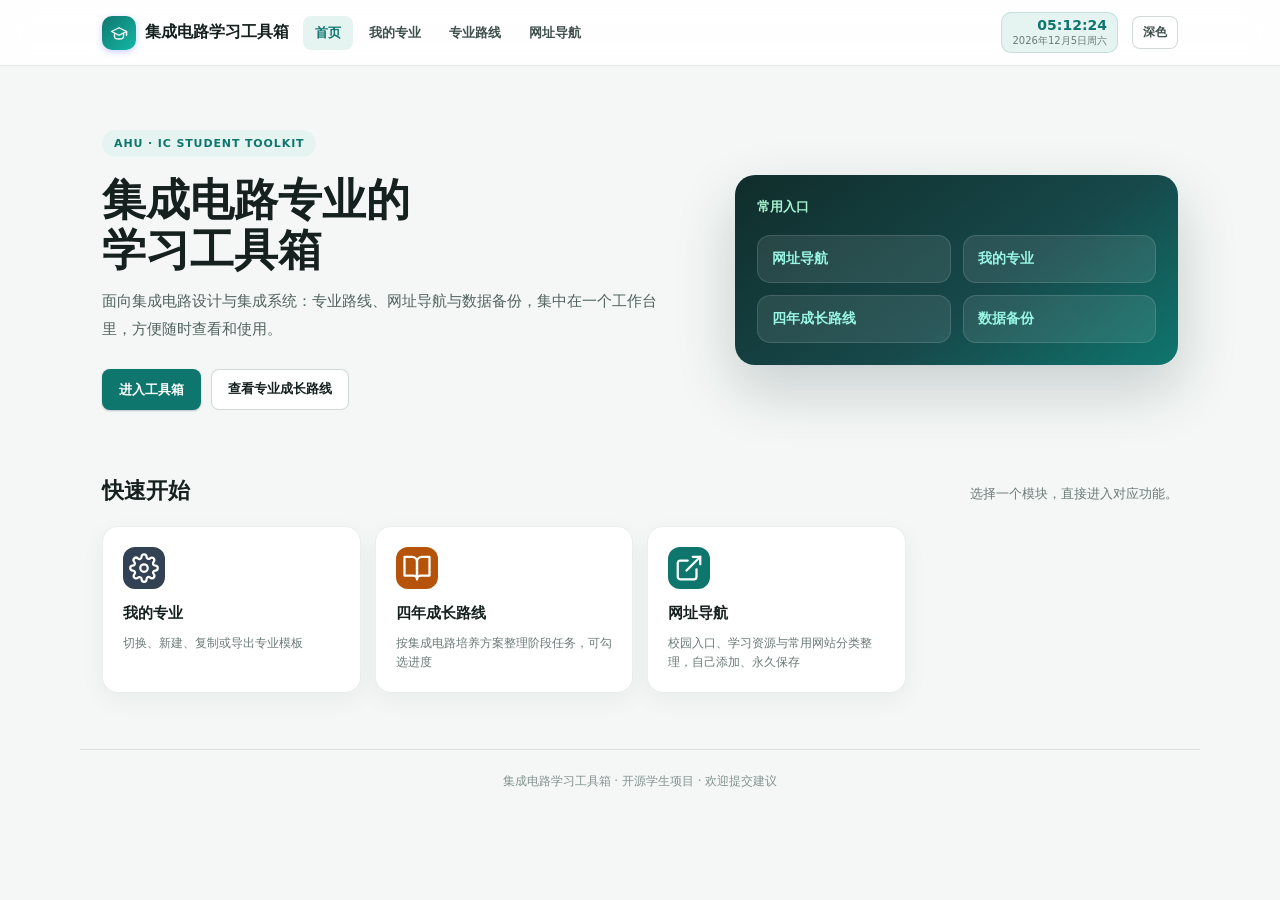
<file: index.html>
﻿<!DOCTYPE html>
<html lang="zh-CN" data-theme="light">
<head>
<meta charset="UTF-8">
<meta http-equiv="x-dns-prefetch-control" content="off">
<meta http-equiv="Cache-Control" content="no-cache, no-store, must-revalidate">
<meta name="viewport" content="width=device-width, initial-scale=1.0">
<meta name="theme-color" content="#0f2e2d">
<script>(function(){try{var d=localStorage.getItem('dark_mode')==='true';document.documentElement.dataset.theme=d?'dark':'light';var m=document.querySelector('meta[name="theme-color"]');if(m)m.content=d?'#0d0e13':'#0f2e2d';}catch(e){}})();</script>
<meta name="description" content="集成电路学习工具箱：面向安徽大学集成电路设计与集成系统专业，专业成长路线、网址导航与数据备份。">
<title>集成电路学习工具箱</title>
<link rel="canonical" href="https://lkx478482771-star.github.io/classroom-tool/">
<meta property="og:type" content="website">
<meta property="og:title" content="集成电路学习工具箱">
<meta property="og:description" content="集成电路学习工具箱：专业成长路线、网址导航与数据备份。">
<meta property="og:url" content="https://lkx478482771-star.github.io/classroom-tool/">
<meta property="og:site_name" content="集成电路学习工具箱">
<meta name="twitter:card" content="summary">
<link rel="icon" href="assets/favicon.svg" type="image/svg+xml">
<link rel="stylesheet" href="assets/app.css">
<style>
  :root {
    --home-bg: #f4f7f6;
    --home-ink: #16211f;
    --home-teal: #0f766e;
    --home-teal-2: #14b8a6;
    --home-soft: #e6f4f1;
  }

  html[data-theme="dark"] {
    --home-bg: #0d0e13;
    --home-ink: #e8f3f1;
    --home-teal: #2dd4bf;
    --home-teal-2: #14b8a6;
    --home-soft: #12302d;
  }

  body.home-page {
    background: var(--home-bg);
    color: var(--home-ink);
  }

  .home-header {
    position: sticky;
    top: 0;
    z-index: 40;
    background: rgba(255, 255, 255, 0.88);
    backdrop-filter: blur(14px);
    -webkit-backdrop-filter: blur(14px);
    border-bottom: 1px solid rgba(15, 46, 45, 0.1);
  }

  .home-nav {
    max-width: 1120px;
    margin: 0 auto;
    padding: 12px 22px;
    display: flex;
    align-items: center;
    justify-content: space-between;
    gap: 14px;
  }

  .brand {
    display: inline-flex;
    align-items: center;
    gap: 9px;
    color: var(--home-ink);
    font-weight: 800;
    font-size: 16px;
    text-decoration: none;
  }

  .brand-mark {
    width: 34px;
    height: 34px;
    display: inline-flex;
    align-items: center;
    justify-content: center;
    border-radius: 10px;
    background: linear-gradient(135deg, #0f766e, #14b8a6);
    color: #fff;
  }

  .home-links {
    display: flex;
    align-items: center;
    gap: 4px;
    min-width: 0;
    flex: 1 1 auto;
    overflow-x: auto;
    overflow-y: hidden;
    -webkit-overflow-scrolling: touch;
    scrollbar-width: thin;
    overscroll-behavior-x: contain;
    cursor: grab;
  }

  .home-links:active {
    cursor: grabbing;
  }

  .home-links a {
    flex: 0 0 auto;
    padding: 7px 12px;
    border-radius: 8px;
    font-size: 13px;
    font-weight: 650;
    color: #3f4f4c;
    white-space: nowrap;
    text-decoration: none;
  }

  .home-links a:hover,
  .home-links a.active {
    color: var(--home-teal);
    background: var(--home-soft);
    text-decoration: none;
  }

  .home-clock {
    display: flex;
    flex-direction: column;
    align-items: flex-end;
    gap: 2px;
    padding: 5px 10px;
    border-radius: 10px;
    background: var(--home-soft);
    border: 1px solid rgba(15, 118, 110, 0.16);
    white-space: nowrap;
  }
  .home-clock #homeClockTime {
    font-size: 14px;
    font-weight: 800;
    color: var(--home-teal);
    line-height: 1.1;
  }
  .home-clock #homeClockDate {
    font-size: 10px;
    color: #6b7a77;
    line-height: 1.2;
  }

  .hero {
    max-width: 1120px;
    margin: 0 auto;
    padding: 64px 22px 34px;
    display: grid;
    grid-template-columns: minmax(0, 1.15fr) minmax(280px, 0.85fr);
    gap: 34px;
    align-items: center;
  }

  .hero-kicker {
    display: inline-flex;
    align-items: center;
    gap: 7px;
    padding: 5px 12px;
    border-radius: 999px;
    background: var(--home-soft);
    color: var(--home-teal);
    font-size: 11px;
    font-weight: 800;
    letter-spacing: 0.08em;
    margin-bottom: 18px;
  }

  .hero h1 {
    margin: 0 0 14px;
    font-size: 44px;
    line-height: 1.12;
    font-weight: 850;
    letter-spacing: 0;
  }

  .hero p {
    max-width: 560px;
    margin: 0 0 26px;
    font-size: 15px;
    line-height: 1.85;
    color: #52625f;
  }

  .hero-actions {
    display: flex;
    gap: 10px;
    flex-wrap: wrap;
  }

  .btn-primary {
    background: var(--home-teal);
    color: #fff;
  }

  .btn-ghost-light {
    display: inline-flex;
    align-items: center;
    gap: 6px;
    padding: 9px 16px;
    border-radius: var(--radius);
    border: 1px solid rgba(15, 46, 45, 0.18);
    background: #fff;
    color: var(--home-ink);
    font-size: 13px;
    font-weight: 650;
    text-decoration: none;
  }

  .btn-ghost-light:hover {
    border-color: rgba(15, 118, 110, 0.45);
    color: var(--home-teal);
    text-decoration: none;
  }

  .hero-visual {
    position: relative;
  }

  .hero-panel {
    border-radius: 20px;
    padding: 22px;
    background: linear-gradient(145deg, #102d2b, #17484a 58%, #0f766e);
    color: #f4fffd;
    box-shadow: 0 24px 60px rgba(15, 46, 45, 0.2);
  }

  .hero-panel-head {
    font-size: 13px;
    font-weight: 750;
    color: #a7f3d0;
    margin-bottom: 18px;
  }

  .hero-panel-rows {
    display: grid;
    grid-template-columns: repeat(2, minmax(0, 1fr));
    gap: 12px;
  }

  .theme-toggle {
    padding: 6px 10px;
    border-radius: 8px;
    border: 1px solid rgba(15, 46, 45, 0.18);
    background: #fff;
    color: #3f4f4c;
    font-size: 12px;
    font-weight: 650;
    white-space: nowrap;
  }

  .theme-toggle:hover {
    border-color: rgba(15, 118, 110, 0.45);
    color: var(--home-teal);
  }

  html[data-theme="dark"] .home-header {
    background: rgba(13, 14, 19, 0.9);
    border-bottom-color: rgba(255, 255, 255, 0.1);
  }

  html[data-theme="dark"] .home-links a {
    color: #a9b8b5;
  }

  html[data-theme="dark"] .home-links a:hover,
  html[data-theme="dark"] .home-links a.active {
    color: #5eead4;
    background: #12302d;
  }

  html[data-theme="dark"] .home-clock {
    background: #12302d;
    border-color: rgba(45, 212, 191, 0.2);
  }

  html[data-theme="dark"] .home-clock #homeClockTime {
    color: #5eead4;
  }

  html[data-theme="dark"] .home-clock #homeClockDate {
    color: #8fa39f;
  }

  html[data-theme="dark"] .theme-toggle {
    background: #15171f;
    border-color: rgba(255, 255, 255, 0.15);
    color: #a9b8b5;
  }

  html[data-theme="dark"] .module-card {
    background: #15171f;
    border-color: rgba(255, 255, 255, 0.08);
    color: var(--home-ink);
    box-shadow: 0 8px 24px rgba(0, 0, 0, 0.3);
  }

  html[data-theme="dark"] .module-card:hover {
    border-color: rgba(45, 212, 191, 0.35);
    box-shadow: 0 16px 34px rgba(0, 0, 0, 0.4);
  }

  html[data-theme="dark"] .module-card p,
  html[data-theme="dark"] .module-head p {
    color: #9fb0ac;
  }

  html[data-theme="dark"] .home-footer {
    border-top-color: rgba(255, 255, 255, 0.1);
    color: #71827e;
  }

  html[data-theme="dark"] .hero-panel-rows > div {
    background: rgba(255, 255, 255, 0.08);
    border-color: rgba(255, 255, 255, 0.12);
  }

  .hero-panel-rows > div {
    display: flex;
    align-items: center;
    justify-content: flex-start;
    gap: 12px;
    padding: 12px 14px;
    border-radius: 13px;
    background: rgba(255, 255, 255, 0.09);
    border: 1px solid rgba(255, 255, 255, 0.13);
  }

  .hero-panel-rows span {
    font-size: 12px;
    color: rgba(244, 255, 253, 0.72);
  }

  .hero-panel-rows strong {
    font-size: 14px;
    font-weight: 800;
    color: #99f6e4;
  }

  .module-section {
    max-width: 1120px;
    margin: 0 auto;
    padding: 30px 22px 56px;
  }

  .module-head {
    display: flex;
    align-items: baseline;
    justify-content: space-between;
    gap: 16px;
    margin-bottom: 18px;
    flex-wrap: wrap;
  }

  .module-head h2 {
    margin: 0;
    font-size: 22px;
    font-weight: 800;
  }

  .module-head p {
    margin: 0;
    font-size: 13px;
    color: #6b7a77;
  }

  .module-grid {
    display: grid;
    grid-template-columns: repeat(auto-fill, minmax(230px, 1fr));
    gap: 14px;
  }

  .module-card {
    display: flex;
    flex-direction: column;
    gap: 9px;
    padding: 20px;
    border-radius: 16px;
    background: #fff;
    border: 1px solid rgba(15, 46, 45, 0.08);
    box-shadow: 0 8px 24px rgba(15, 46, 45, 0.05);
    color: var(--home-ink);
    text-decoration: none;
    transition: transform 0.16s, box-shadow 0.16s, border-color 0.16s;
  }

  .module-card:hover {
    transform: translateY(-3px);
    box-shadow: 0 16px 34px rgba(15, 46, 45, 0.1);
    border-color: rgba(15, 118, 110, 0.32);
    text-decoration: none;
  }

  .module-card .card-icon {
    width: 42px;
    height: 42px;
    display: flex;
    align-items: center;
    justify-content: center;
    border-radius: 12px;
    color: #fff;
  }

  .module-card .teal { background: #0f766e; }
  .module-card .indigo { background: #4f46e5; }
  .module-card .amber { background: #b45309; }
  .module-card .rose { background: #be123c; }
  .module-card .sky { background: #0369a1; }
  .module-card .slate { background: #334155; }

  .module-card h3 {
    margin: 4px 0 0;
    font-size: 15px;
    font-weight: 780;
  }

  .module-card p {
    margin: 0;
    font-size: 12px;
    line-height: 1.6;
    color: #6b7a77;
  }

  .home-footer {
    max-width: 1120px;
    margin: 0 auto;
    padding: 22px;
    border-top: 1px solid rgba(15, 46, 45, 0.1);
    text-align: center;
    color: #84928f;
    font-size: 12px;
  }

  .skip-link {
    position: absolute;
    left: 14px;
    top: -60px;
    z-index: 100;
    padding: 10px 16px;
    border-radius: 8px;
    background: var(--home-teal);
    color: #fff;
    font-size: 13px;
    font-weight: 700;
    text-decoration: none;
  }

  .skip-link:focus {
    top: 12px;
    outline: 2px solid var(--home-teal);
    outline-offset: 2px;
  }

  .brand:focus-visible,
  .home-links a:focus-visible,
  .btn-primary:focus-visible,
  .btn-ghost-light:focus-visible,
  .module-card:focus-visible {
    outline: 2px solid var(--home-teal);
    outline-offset: 2px;
  }

  @media (max-width: 820px) {
    .home-nav {
      flex-wrap: wrap;
      gap: 8px 12px;
    }
    .home-links {
      order: 3;
      width: 100%;
      min-width: 0;
      margin: 0 -4px;
      padding: 0 4px 2px;
    }
    .brand {
      min-width: 0;
    }
    .home-clock {
      margin-left: auto;
    }
    .hero {
      grid-template-columns: 1fr;
      padding-top: 40px;
    }
    .hero h1 {
      font-size: 34px;
    }
  }

  @media (max-width: 560px) {
    .home-nav {
      padding: 10px 14px;
    }
    .home-clock {
      padding: 4px 8px;
    }
    .home-clock #homeClockTime {
      font-size: 13px;
    }
    .home-clock #homeClockDate {
      font-size: 9px;
    }
    .hero {
      padding: 32px 16px 24px;
    }
    .hero-panel-rows {
      grid-template-columns: 1fr;
    }
    .module-section {
      padding: 22px 16px 44px;
    }
    .module-grid {
      grid-template-columns: 1fr;
    }
    .module-head {
      display: block;
    }
    .module-head p {
      margin-top: 6px;
    }
  }

  @media (prefers-reduced-motion: reduce) {
    html {
      scroll-behavior: auto;
    }
    .module-card,
    .module-card:hover,
    .btn,
    .btn:active,
    .home-links a,
    .brand,
    .skip-link {
      transition: none !important;
    }
    .module-card:hover {
      transform: none;
    }
  }
</style>
</head>
<body class="home-page">
<a class="skip-link" href="#main-content">跳到主要内容</a>
<svg xmlns="http://www.w3.org/2000/svg" style="display:none">
  <symbol id="icon-grad" viewBox="0 0 24 24"><path d="M22 10 12 5 2 10l10 5 10-5v5"/><path d="M6 12.5V17c0 1.66 2.69 3 6 3s6-1.34 6-3v-4.5"/><path d="M22 10v5"/></symbol>
  <symbol id="icon-target" viewBox="0 0 24 24"><circle cx="12" cy="12" r="10"/><circle cx="12" cy="12" r="6"/><circle cx="12" cy="12" r="2"/></symbol>
  <symbol id="icon-clock" viewBox="0 0 24 24"><circle cx="12" cy="12" r="10"/><polyline points="12 6 12 12 16 14"/></symbol>
  <symbol id="icon-calendar" viewBox="0 0 24 24"><rect x="3" y="4" width="18" height="18" rx="2"/><line x1="16" y1="2" x2="16" y2="6"/><line x1="8" y1="2" x2="8" y2="6"/><line x1="3" y1="10" x2="21" y2="10"/></symbol>
  <symbol id="icon-book" viewBox="0 0 24 24"><path d="M2 3h6a4 4 0 0 1 4 4v14a3 3 0 0 0-3-3H2z"/><path d="M22 3h-6a4 4 0 0 0-4 4v14a3 3 0 0 1 3-3h7z"/></symbol>
  <symbol id="icon-zap" viewBox="0 0 24 24"><polygon points="13 2 3 14 12 14 11 22 21 10 12 10 13 2"/></symbol>
  <symbol id="icon-external" viewBox="0 0 24 24"><path d="M18 13v6a2 2 0 0 1-2 2H5a2 2 0 0 1-2-2V8a2 2 0 0 1 2-2h6"/><polyline points="15 3 21 3 21 9"/><line x1="10" y1="14" x2="21" y2="3"/></symbol>
  <symbol id="icon-toolkit" viewBox="0 0 24 24"><rect x="3" y="3" width="7" height="7" rx="1"/><rect x="14" y="3" width="7" height="7" rx="1"/><rect x="3" y="14" width="7" height="7" rx="1"/><rect x="14" y="14" width="7" height="7" rx="1"/></symbol>
  <symbol id="icon-settings" viewBox="0 0 24 24"><circle cx="12" cy="12" r="3"/><path d="M19.4 15a1.65 1.65 0 0 0 .33 1.82l.06.06a2 2 0 1 1-2.83 2.83l-.06-.06a1.65 1.65 0 0 0-1.82-.33 1.65 1.65 0 0 0-1 1.51V21a2 2 0 1 1-4 0v-.09A1.65 1.65 0 0 0 9 19.4a1.65 1.65 0 0 0-1.82.33l-.06.06a2 2 0 1 1-2.83-2.83l.06-.06a1.65 1.65 0 0 0 .33-1.82 1.65 1.65 0 0 0-1.51-1H3a2 2 0 1 1 0-4h.09A1.65 1.65 0 0 0 4.6 9a1.65 1.65 0 0 0-.33-1.82l-.06-.06a2 2 0 1 1 2.83-2.83l.06.06a1.65 1.65 0 0 0 1.82.33H9a1.65 1.65 0 0 0 1-1.51V3a2 2 0 1 1 4 0v.09a1.65 1.65 0 0 0 1 1.51 1.65 1.65 0 0 0 1.82-.33l.06-.06a2 2 0 1 1 2.83 2.83l-.06.06a1.65 1.65 0 0 0-.33 1.82V9a1.65 1.65 0 0 0 1.51 1H21a2 2 0 1 1 0 4h-.09a1.65 1.65 0 0 0-1.51 1Z"/></symbol>
</svg>

<header class="home-header">
  <div class="home-nav">
    <a class="brand" href="index.html">
      <span class="brand-mark"><svg class="icon"><use href="#icon-grad"></use></svg></span>
      <span>集成电路学习工具箱</span>
    </a>
    <nav class="home-links" aria-label="首页导航">
      <a href="index.html" class="active" aria-current="page">首页</a>
      <a href="student-toolkit.html#majorManager">我的专业</a>
      <a href="student-toolkit.html#major">专业路线</a>
      <a href="links.html">网址导航</a>
    </nav>
    <div class="home-clock" aria-label="当前时间">
      <span id="homeClockTime">00:00:00</span>
      <span id="homeClockDate">--</span>
    </div>
    <button type="button" class="theme-toggle" id="themeToggle" aria-label="切换深色模式">深色</button>
  </div>
</header>

<main id="main-content">
  <section class="hero">
    <div>
      <span class="hero-kicker">AHU · IC STUDENT TOOLKIT</span>
      <h1>集成电路专业的<br>学习工具箱</h1>
      <p>面向集成电路设计与集成系统：专业路线、网址导航与数据备份，集中在一个工作台里，方便随时查看和使用。</p>
      <div class="hero-actions">
        <a class="btn btn-primary" href="student-toolkit.html#home">进入工具箱</a>
        <a class="btn-ghost-light" href="student-toolkit.html#major">查看专业成长路线</a>
      </div>
    </div>
    <div class="hero-visual">
      <div class="hero-panel">
        <div class="hero-panel-head">常用入口</div>
        <div class="hero-panel-rows">
          <div><strong>网址导航</strong></div>
          <div><strong>我的专业</strong></div>
          <div><strong>四年成长路线</strong></div>
          <div><strong>数据备份</strong></div>
        </div>
      </div>
    </div>
  </section>

  <section class="module-section">
    <div class="module-head">
      <h2>快速开始</h2>
      <p>选择一个模块，直接进入对应功能。</p>
    </div>
    <div class="module-grid">
      <a class="module-card" href="student-toolkit.html#majorManager">
        <span class="card-icon slate"><svg class="icon icon-xl"><use href="#icon-settings"></use></svg></span>
        <h3>我的专业</h3>
        <p>切换、新建、复制或导出专业模板</p>
      </a>
      <a class="module-card" href="student-toolkit.html#major">
        <span class="card-icon amber"><svg class="icon icon-xl"><use href="#icon-book"></use></svg></span>
        <h3>四年成长路线</h3>
        <p>按集成电路培养方案整理阶段任务，可勾选进度</p>
      </a>
      <a class="module-card" href="links.html">
        <span class="card-icon teal"><svg class="icon icon-xl"><use href="#icon-external"></use></svg></span>
        <h3>网址导航</h3>
        <p>校园入口、学习资源与常用网站分类整理，自己添加、永久保存</p>
      </a>
    </div>
  </section>
</main>

<footer class="home-footer">
  集成电路学习工具箱 · 开源学生项目 · 欢迎提交建议
</footer>

<script>
  (function () {
    function pad2(value) { return String(value).padStart(2, '0'); }
    function updateHomeClock() {
      var current = new Date();
      var timeEl = document.getElementById('homeClockTime');
      var dateEl = document.getElementById('homeClockDate');
      if (timeEl) timeEl.textContent = pad2(current.getHours()) + ':' + pad2(current.getMinutes()) + ':' + pad2(current.getSeconds());
      if (dateEl) dateEl.textContent = current.toLocaleDateString('zh-CN', { weekday: 'short', year: 'numeric', month: 'long', day: 'numeric' });
    }
    updateHomeClock();
    setInterval(updateHomeClock, 1000);
  })();
</script>
<script>
  (function () {
    var key = 'dark_mode';
    var button = document.getElementById('themeToggle');
    function apply(dark) {
      document.documentElement.dataset.theme = dark ? 'dark' : 'light';
      if (button) button.textContent = dark ? '浅色' : '深色';
      var meta = document.querySelector('meta[name="theme-color"]');
      if (meta) meta.content = dark ? '#0d0e13' : '#0f2e2d';
    }
    var dark = false;
    try { dark = localStorage.getItem(key) === 'true'; } catch (err) {}
    apply(dark);
    if (button) {
      button.addEventListener('click', function () {
        dark = !dark;
        try { localStorage.setItem(key, dark ? 'true' : 'false'); } catch (err) {}
        apply(dark);
      });
    }
  })();
</script>
<script>
  (function () {
    var nav = document.querySelector('.home-links');
    if (!nav) return;
    var dragging = false;
    var moved = false;
    var startX = 0;
    var startScroll = 0;

    nav.addEventListener('pointerdown', function (event) {
      if (event.pointerType === 'touch' || (event.pointerType === 'mouse' && event.button !== 0)) return;
      dragging = true;
      moved = false;
      startX = event.clientX;
      startScroll = nav.scrollLeft;
    });

    function onPointerMove(event) {
      if (!dragging) return;
      var distance = event.clientX - startX;
      if (Math.abs(distance) > 4) {
        moved = true;
        nav.scrollLeft = startScroll - distance;
        event.preventDefault();
      }
    }

    function endDrag() {
      dragging = false;
    }

    window.addEventListener('pointermove', onPointerMove, { passive: false });
    window.addEventListener('pointerup', endDrag);
    window.addEventListener('pointercancel', endDrag);
    nav.addEventListener('click', function (event) {
      if (moved) {
        event.preventDefault();
        event.stopPropagation();
        moved = false;
      }
    }, true);
  })();
</script>
<script>
  if ('serviceWorker' in navigator && (location.protocol === 'http:' || location.protocol === 'https:')) {
    navigator.serviceWorker.register('./sw.js', { scope: './' }).catch(function () {});
  }
</script>
</body>
</html>
</file>
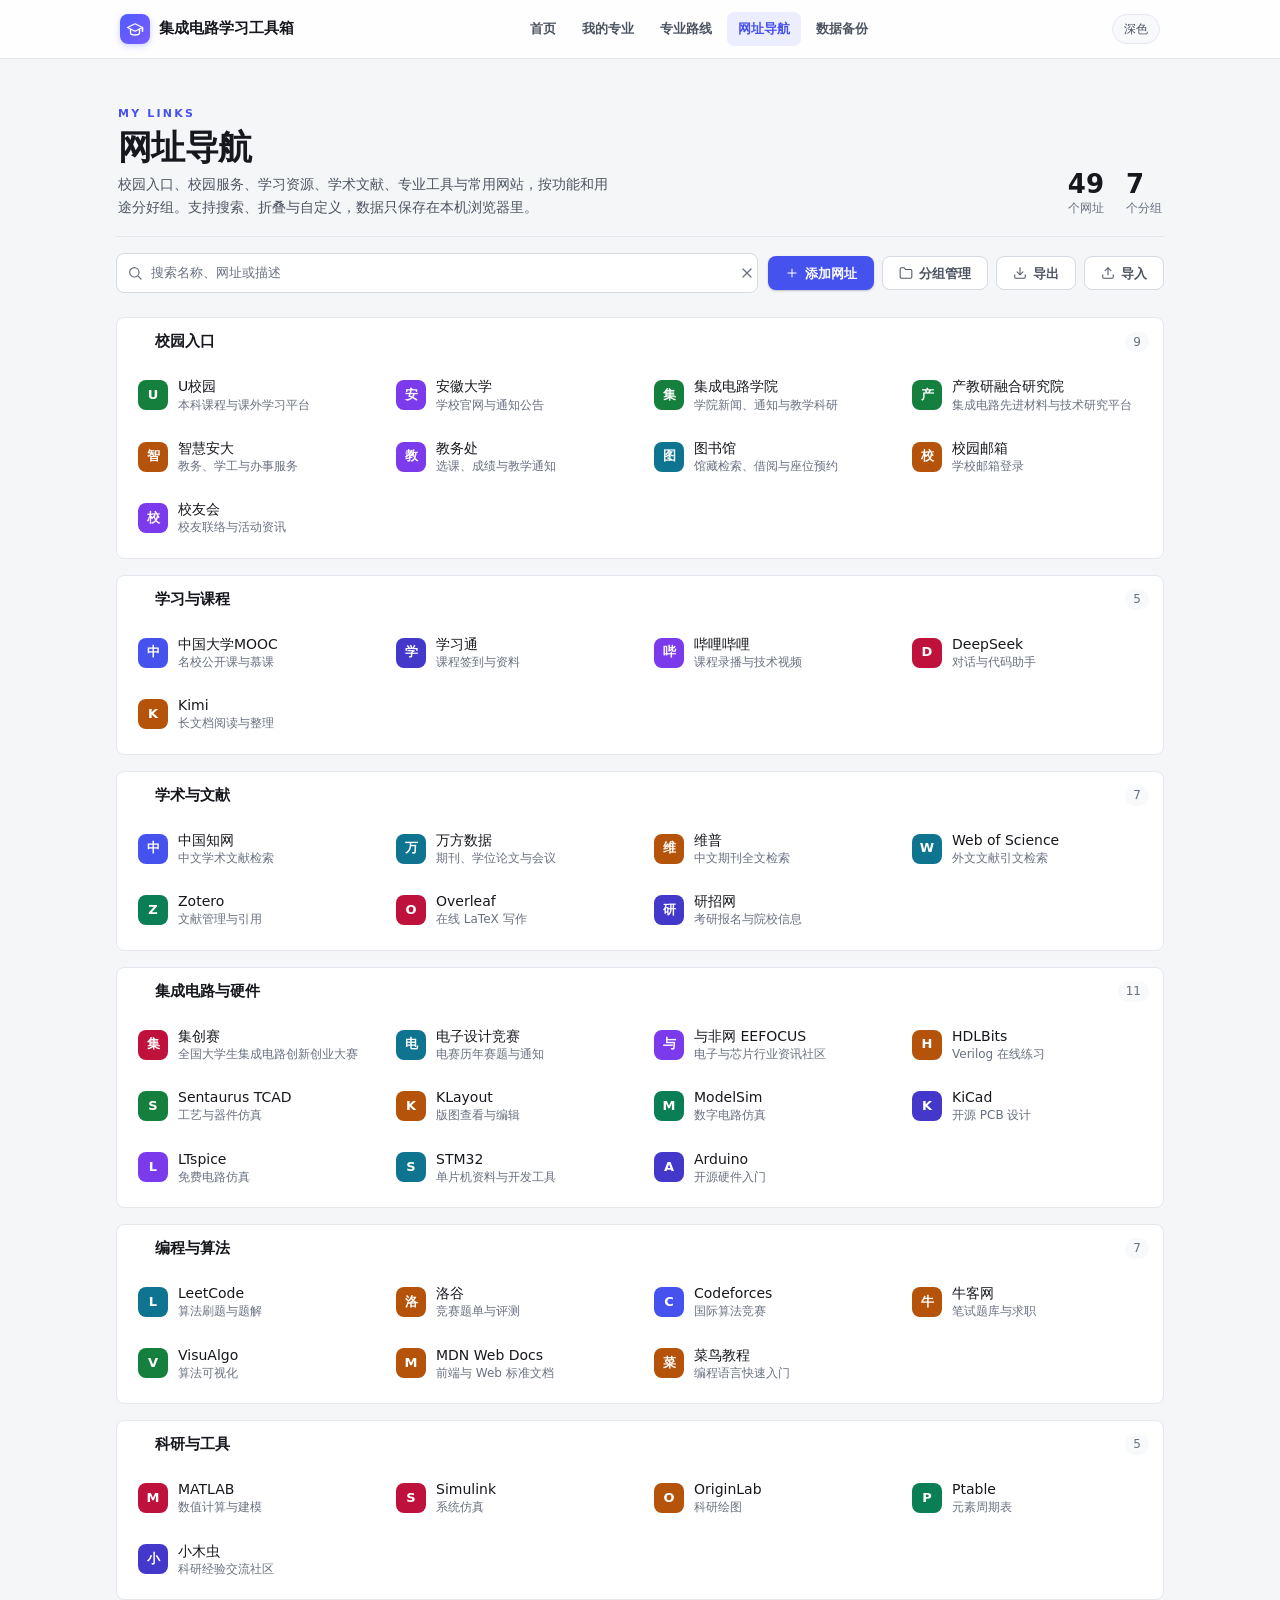
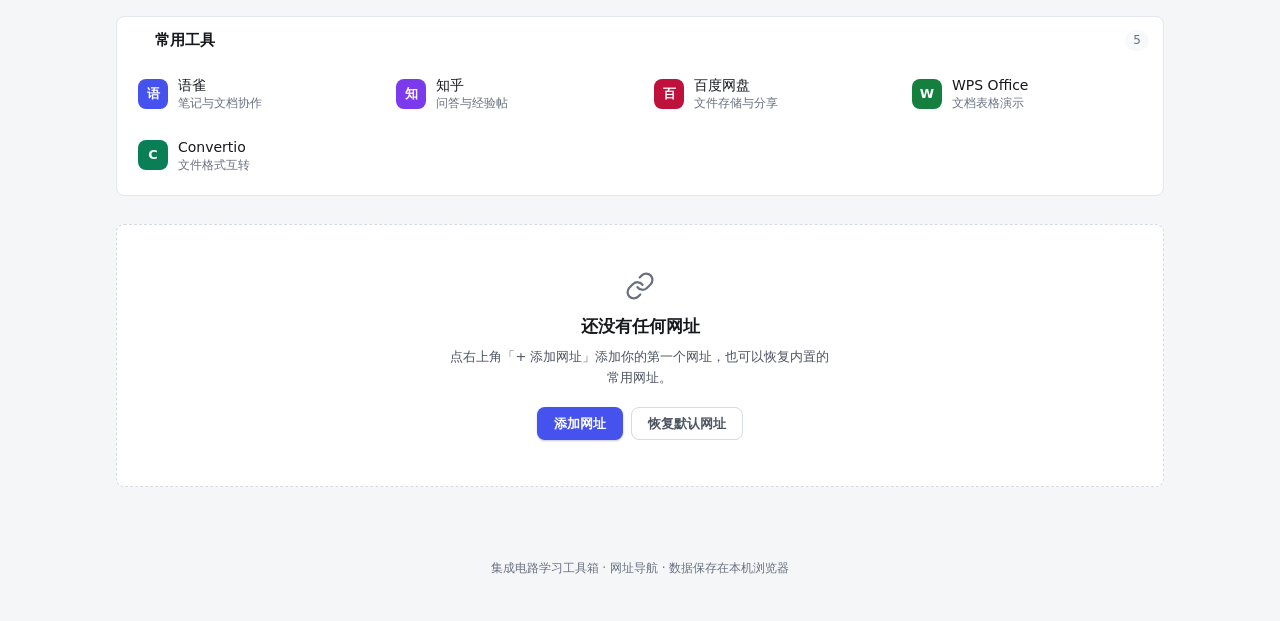
<file: links.html>
<!DOCTYPE html>
<html lang="zh-CN" data-theme="light">
<head>
<meta charset="UTF-8">
<meta http-equiv="x-dns-prefetch-control" content="off">
<meta http-equiv="Cache-Control" content="no-cache, no-store, must-revalidate">
<meta name="viewport" content="width=device-width, initial-scale=1.0">
<meta name="theme-color" content="#f5f6f8">
<script>(function(){try{var d=localStorage.getItem('dark_mode')==='true';document.documentElement.dataset.theme=d?'dark':'light';var m=document.querySelector('meta[name="theme-color"]');if(m)m.content=d?'#0d0e13':'#f5f6f8';}catch(e){}})();</script>
<meta name="description" content="集成电路学习工具箱 · 网址导航：把校园入口、集成电路专业资源、学术文献和常用网站按分类收进一个可搜索、可自定义的导航页，数据只保存在本机浏览器。">
<title>网址导航 · 集成电路学习工具箱</title>
<link rel="icon" href="assets/favicon.svg" type="image/svg+xml">
<link rel="stylesheet" href="assets/app.css">
<link rel="stylesheet" href="assets/links.css">
</head>
<body class="links-page">
<a class="skip-link" href="#groupsWrap">跳到网址列表</a>

<svg xmlns="http://www.w3.org/2000/svg" style="display:none" aria-hidden="true">
  <symbol id="icon-grad" viewBox="0 0 24 24"><path d="M22 10 12 5 2 10l10 5 10-5v5"/><path d="M6 12.5V17c0 1.66 2.69 3 6 3s6-1.34 6-3v-4.5"/><path d="M22 10v5"/></symbol>
  <symbol id="icon-plus" viewBox="0 0 24 24"><line x1="12" y1="5" x2="12" y2="19"/><line x1="5" y1="12" x2="19" y2="12"/></symbol>
  <symbol id="icon-search" viewBox="0 0 24 24"><circle cx="11" cy="11" r="7"/><line x1="21" y1="21" x2="16.65" y2="16.65"/></symbol>
  <symbol id="icon-download" viewBox="0 0 24 24"><path d="M21 15v4a2 2 0 0 1-2 2H5a2 2 0 0 1-2-2v-4"/><polyline points="7 10 12 15 17 10"/><line x1="12" y1="15" x2="12" y2="3"/></symbol>
  <symbol id="icon-upload" viewBox="0 0 24 24"><path d="M21 15v4a2 2 0 0 1-2 2H5a2 2 0 0 1-2-2v-4"/><polyline points="17 8 12 3 7 8"/><line x1="12" y1="3" x2="12" y2="15"/></symbol>
  <symbol id="icon-folder" viewBox="0 0 24 24"><path d="M22 19a2 2 0 0 1-2 2H4a2 2 0 0 1-2-2V5a2 2 0 0 1 2-2h5l2 3h9a2 2 0 0 1 2 2z"/></symbol>
  <symbol id="icon-pencil" viewBox="0 0 24 24"><path d="M12 20h9"/><path d="M16.5 3.5a2.12 2.12 0 0 1 3 3L7 19l-4 1 1-4z"/></symbol>
  <symbol id="icon-trash" viewBox="0 0 24 24"><polyline points="3 6 5 6 21 6"/><path d="M19 6l-1 14a2 2 0 0 1-2 2H8a2 2 0 0 1-2-2L5 6"/><line x1="10" y1="11" x2="10" y2="17"/><line x1="14" y1="11" x2="14" y2="17"/><path d="M9 6V4a1 1 0 0 1 1-1h4a1 1 0 0 1 1 1v2"/></symbol>
  <symbol id="icon-chevron" viewBox="0 0 24 24"><polyline points="6 9 12 15 18 9"/></symbol>
  <symbol id="icon-up" viewBox="0 0 24 24"><polyline points="18 15 12 9 6 15"/></symbol>
  <symbol id="icon-down" viewBox="0 0 24 24"><polyline points="6 9 12 15 18 9"/></symbol>
  <symbol id="icon-x" viewBox="0 0 24 24"><line x1="18" y1="6" x2="6" y2="18"/><line x1="6" y1="6" x2="18" y2="18"/></symbol>
  <symbol id="icon-link" viewBox="0 0 24 24"><path d="M10 13a5 5 0 0 0 7.54.54l3-3a5 5 0 0 0-7.07-7.07l-1.72 1.71"/><path d="M14 11a5 5 0 0 0-7.54-.54l-3 3a5 5 0 0 0 7.07 7.07l1.71-1.71"/></symbol>
</svg>

<header class="site-nav links-header">
  <div class="nav-inner">
    <a class="brand" href="index.html">
      <span class="brand-mark"><svg class="icon"><use href="#icon-grad"></use></svg></span>
      <span class="brand-name">集成电路学习工具箱</span>
    </a>
    <nav class="nav-links" aria-label="页面导航">
      <a href="index.html">首页</a>
      <a href="student-toolkit.html#majorManager">我的专业</a>
      <a href="student-toolkit.html#major">专业路线</a>
      
      
      <a href="links.html" class="active" aria-current="page">网址导航</a>
      <a href="student-toolkit.html#backup">数据备份</a>
    </nav>
    <button type="button" class="theme-toggle" id="themeToggle" aria-label="切换深色模式">深色</button>
  </div>
</header>

<main class="links-main" id="main-content">
  <section class="links-hero" aria-labelledby="linksTitle">
    <div class="links-hero-text">
      <span class="links-kicker">MY LINKS</span>
      <h1 id="linksTitle">网址导航</h1>
      <p>校园入口、校园服务、学习资源、学术文献、专业工具与常用网站，按功能和用途分好组。支持搜索、折叠与自定义，数据只保存在本机浏览器里。</p>
    </div>
    <div class="links-stats" aria-label="网址统计">
      <div><strong id="statLinks">0</strong><span>个网址</span></div>
      <div><strong id="statGroups">0</strong><span>个分组</span></div>
    </div>
  </section>

  <section class="links-toolbar" aria-label="网址操作">
    <div class="links-search">
      <svg class="icon" aria-hidden="true"><use href="#icon-search"></use></svg>
      <input class="input" id="searchInput" type="search" placeholder="搜索名称、网址或描述" autocomplete="off" aria-label="搜索网址">
      <button type="button" class="search-clear" id="clearSearch" aria-label="清空搜索" hidden><svg class="icon icon-sm" aria-hidden="true"><use href="#icon-x"></use></svg></button>
    </div>
    <div class="links-actions">
      <button type="button" class="btn btn-primary" id="addLinkBtn">
        <svg class="icon icon-sm" aria-hidden="true"><use href="#icon-plus"></use></svg>添加网址
      </button>
      <button type="button" class="btn btn-secondary" id="manageGroupsBtn">
        <svg class="icon icon-sm" aria-hidden="true"><use href="#icon-folder"></use></svg>分组管理
      </button>
      <button type="button" class="btn btn-secondary" id="exportBtn">
        <svg class="icon icon-sm" aria-hidden="true"><use href="#icon-download"></use></svg>导出
      </button>
      <button type="button" class="btn btn-secondary" id="importBtn">
        <svg class="icon icon-sm" aria-hidden="true"><use href="#icon-upload"></use></svg>导入
      </button>
      <input type="file" id="importFile" accept=".json,application/json" hidden>
    </div>
  </section>

  <p class="search-note" id="searchNote" role="status" hidden></p>

  <div class="groups-wrap" id="groupsWrap"></div>

  <div class="links-empty" id="emptyAll" hidden>
    <svg class="icon icon-xl" aria-hidden="true"><use href="#icon-link"></use></svg>
    <h2>还没有任何网址</h2>
    <p>点右上角「+ 添加网址」添加你的第一个网址，也可以恢复内置的常用网址。</p>
    <div class="links-empty-actions">
      <button type="button" class="btn btn-primary" id="emptyAddBtn">添加网址</button>
      <button type="button" class="btn btn-secondary" id="restoreDefaultsBtn">恢复默认网址</button>
    </div>
  </div>

  <noscript>
    <div class="links-empty">
      <h2>需要启用 JavaScript</h2>
      <p>本页的网址管理依赖浏览器本地存储，请在浏览器设置中启用 JavaScript 后刷新页面。</p>
    </div>
  </noscript>
</main>

<footer class="links-footer">集成电路学习工具箱 · 网址导航 · 数据保存在本机浏览器</footer>

<div class="toast" id="toast" role="status" aria-live="polite"></div>

<div class="modal-overlay" id="linkModal" aria-hidden="true">
  <div class="modal links-modal" role="dialog" aria-modal="true" aria-labelledby="linkModalTitle">
    <form id="linkForm" novalidate>
      <div class="modal-head">
        <h3 id="linkModalTitle">添加网址</h3>
        <button type="button" class="modal-close" data-close="linkModal" aria-label="关闭"><svg class="icon icon-sm" aria-hidden="true"><use href="#icon-x"></use></svg></button>
      </div>
      <div class="modal-body">
        <div class="field">
          <label class="label" for="linkName">名称 <span class="req">*</span></label>
          <input class="input" id="linkName" type="text" maxlength="60" placeholder="例如：智慧安大" autocomplete="off">
        </div>
        <div class="field">
          <label class="label" for="linkUrl">网址 <span class="req">*</span></label>
          <input class="input" id="linkUrl" type="text" inputmode="url" placeholder="https://example.com" autocomplete="off" spellcheck="false">
          <p class="hint">只支持 http:// 或 https://；不写协议会自动补上 https://。</p>
        </div>
        <div class="field">
          <label class="label" for="linkGroup">分组</label>
          <select class="select" id="linkGroup"></select>
        </div>
        <div class="field" id="newGroupField" hidden>
          <label class="label" for="linkNewGroup">新分组名称</label>
          <input class="input" id="linkNewGroup" type="text" maxlength="30" placeholder="例如：实验室常用">
        </div>
        <div class="field">
          <label class="label" for="linkDesc">描述 <span class="optional">（选填）</span></label>
          <input class="input" id="linkDesc" type="text" maxlength="80" placeholder="一句话说明，例如：教务、学工、办事服务统一入口">
        </div>
        <p class="form-error" id="linkFormError" role="alert" hidden></p>
      </div>
      <div class="modal-foot">
        <button type="button" class="btn btn-secondary" data-close="linkModal">取消</button>
        <button type="submit" class="btn btn-primary" id="linkSubmitBtn">保存网址</button>
      </div>
    </form>
  </div>
</div>

<div class="modal-overlay" id="groupModal" aria-hidden="true">
  <div class="modal links-modal" role="dialog" aria-modal="true" aria-labelledby="groupModalTitle">
    <div class="modal-head">
      <h3 id="groupModalTitle">分组管理</h3>
      <button type="button" class="modal-close" data-close="groupModal" aria-label="关闭"><svg class="icon icon-sm" aria-hidden="true"><use href="#icon-x"></use></svg></button>
    </div>
    <div class="modal-body">
      <div class="group-create">
        <input class="input" id="newGroupName" type="text" maxlength="30" placeholder="输入新分组名称" aria-label="新分组名称">
        <button type="button" class="btn btn-primary btn-sm" id="createGroupBtn">新建分组</button>
      </div>
      <p class="hint">可以新建、重命名、调整顺序或删除分组；分组内有网址时，会先确认再一并删除。</p>
      <div class="group-manage-list" id="groupManageList"></div>
    </div>
    <div class="modal-foot">
      <button type="button" class="btn btn-secondary" data-close="groupModal">完成</button>
    </div>
  </div>
</div>

<script src="assets/links.js" defer></script>
<script>if ('serviceWorker' in navigator) { window.addEventListener('load', function () { navigator.serviceWorker.register('./sw.js').catch(function () {}); }); }</script>
</body>
</html>
</file>
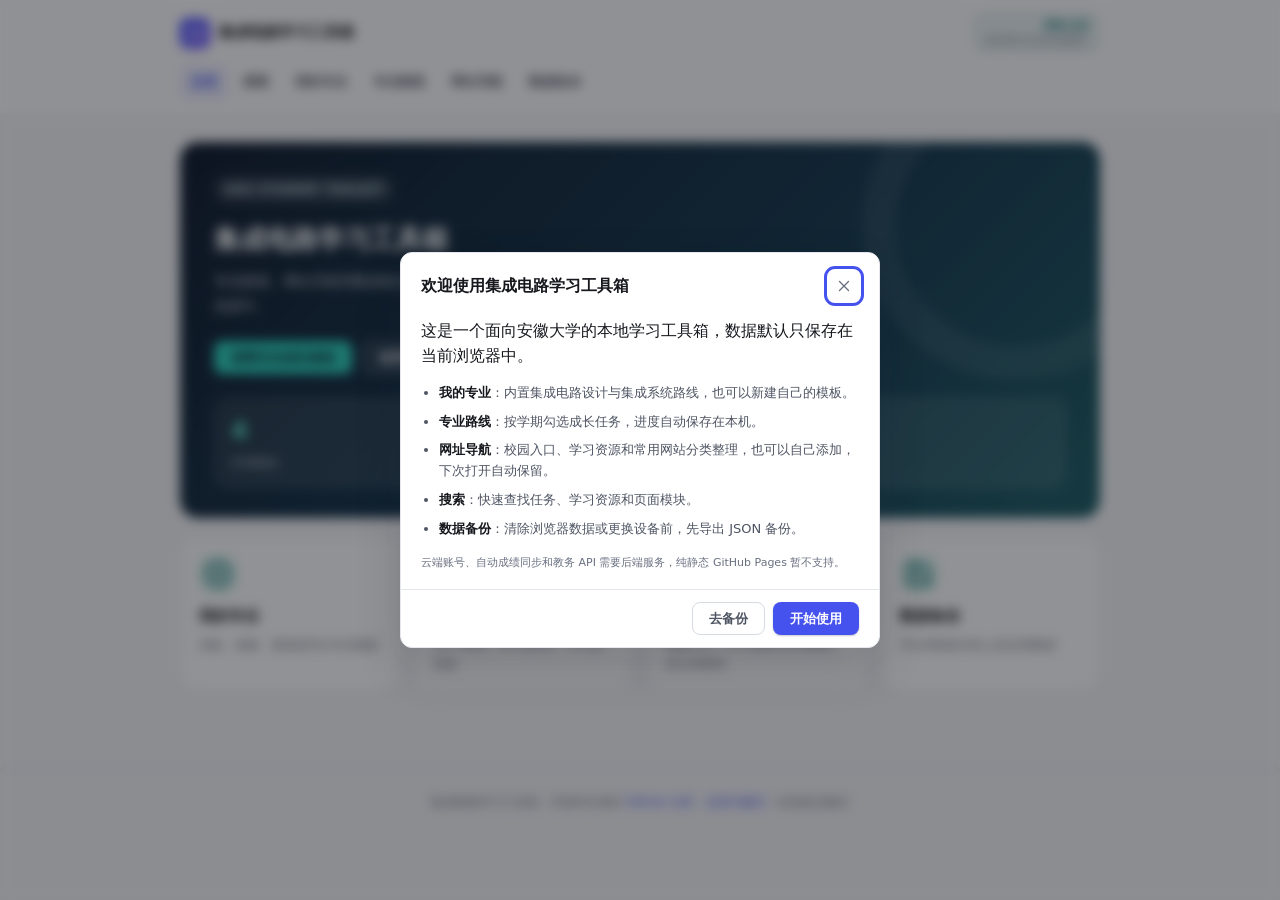
<file: student-toolkit.html>
<!DOCTYPE html>
<html lang="zh-CN" data-theme="light">
<head>
<meta charset="UTF-8">
<meta http-equiv="x-dns-prefetch-control" content="off">
<meta http-equiv="Cache-Control" content="no-cache, no-store, must-revalidate">
<meta name="viewport" content="width=device-width, initial-scale=1.0">
<meta name="theme-color" content="#4f5bff">
<script>(function(){try{var d=localStorage.getItem('dark_mode')==='true';document.documentElement.dataset.theme=d?'dark':'light';var m=document.querySelector('meta[name="theme-color"]');if(m)m.content=d?'#0d0e13':'#4f5bff';}catch(e){}})();</script>
<meta name="description" content="集成电路学习工具箱：专业路线、网址导航与数据备份。">
<title>集成电路学习工具箱</title>
<link rel="icon" href="assets/favicon.svg" type="image/svg+xml">
<link rel="stylesheet" href="assets/app.css">
<style>
  .identity-panel {
    display: grid;
    gap: 12px;
    padding: 14px;
    margin-bottom: 16px;
    background: var(--surface-2);
    border: 1px solid var(--border);
    border-radius: var(--radius);
  }
  .identity-fields {
    display: grid;
    grid-template-columns: repeat(2, minmax(0, 1fr));
    gap: 10px;
  }
  .my-dates {
    display: grid;
    grid-template-columns: repeat(4, minmax(0, 1fr));
    gap: 8px;
  }
  .my-date-item {
    padding: 8px 10px;
    background: var(--surface);
    border: 1px solid var(--border);
    border-radius: var(--radius-sm);
  }
  .my-date-label {
    display: block;
    font-size: 10px;
    color: var(--text-3);
    margin-bottom: 3px;
  }
  .my-date-value {
    display: block;
    font-size: 12px;
    font-weight: 700;
    color: var(--text);
  }
  .my-date-actions {
    display: flex;
    gap: 8px;
    flex-wrap: wrap;
  }
  @media (max-width: 640px) {
    .identity-fields,
    .my-dates {
      grid-template-columns: repeat(2, minmax(0, 1fr));
    }
  }
</style>
<style>
  body.toolkit-tabs .section {
    display: none;
  }
  body.toolkit-tabs .section.view-active {
    display: block;
  }

  .home-hero {
    background: linear-gradient(135deg, #101b2d 0%, #173a4f 58%, #1f5f66 100%);
    color: #f8fafc;
    border-radius: 18px;
    padding: 34px 34px 30px;
    position: relative;
    overflow: hidden;
  }
  .home-hero::after {
    content: "";
    position: absolute;
    right: -70px;
    top: -70px;
    width: 240px;
    height: 240px;
    border-radius: 50%;
    border: 34px solid rgba(255, 255, 255, 0.07);
  }
  .home-kicker {
    display: inline-flex;
    align-items: center;
    gap: 6px;
    padding: 5px 11px;
    border-radius: 999px;
    background: rgba(255, 255, 255, 0.12);
    font-size: 11px;
    font-weight: 700;
    letter-spacing: 0.06em;
    color: #d8f3f0;
    margin-bottom: 16px;
  }
  .home-hero h2 {
    margin: 0 0 10px;
    font-size: 26px;
    font-weight: 800;
    color: #ffffff;
  }
  .home-hero p {
    max-width: 640px;
    margin: 0 0 22px;
    font-size: 14px;
    line-height: 1.8;
    color: rgba(248, 250, 252, 0.82);
  }
  .home-actions {
    display: flex;
    gap: 10px;
    flex-wrap: wrap;
  }
  .home-actions .btn-primary {
    background: #2dd4bf;
    color: #0b1e2a;
  }
  .home-actions .btn-secondary {
    background: rgba(255, 255, 255, 0.1);
    color: #f8fafc;
    border-color: rgba(255, 255, 255, 0.28);
  }
  .home-stats {
    display: grid;
    grid-template-columns: repeat(3, minmax(0, 1fr));
    gap: 10px;
    margin-top: 24px;
  }
  .home-stat {
    padding: 14px 16px;
    border-radius: 14px;
    background: rgba(255, 255, 255, 0.09);
    border: 1px solid rgba(255, 255, 255, 0.14);
  }
  .home-stat strong {
    display: block;
    font-size: 24px;
    font-weight: 800;
    color: #5eead4;
  }
  .home-stat span {
    display: block;
    margin-top: 4px;
    font-size: 12px;
    color: rgba(248, 250, 252, 0.72);
  }

  .home-grid {
    display: grid;
    grid-template-columns: repeat(auto-fill, minmax(210px, 1fr));
    gap: 14px;
  }
  .home-card {
    display: flex;
    flex-direction: column;
    gap: 8px;
    padding: 18px;
    border-radius: 14px;
    background: var(--surface);
    border: 1px solid var(--border);
    box-shadow: var(--shadow-1);
    color: var(--text);
    transition: transform 0.15s, box-shadow 0.15s, border-color 0.15s;
  }
  .home-card:hover {
    transform: translateY(-2px);
    box-shadow: var(--shadow-2);
    border-color: rgba(20, 184, 166, 0.45);
    text-decoration: none;
  }
  .home-card .home-card-icon {
    width: 38px;
    height: 38px;
    display: flex;
    align-items: center;
    justify-content: center;
    border-radius: 11px;
    background: rgba(20, 184, 166, 0.12);
    color: #0f766e;
  }
  .home-card h3 {
    margin: 4px 0 0;
    font-size: 15px;
    font-weight: 750;
  }
  .home-card p {
    margin: 0;
    font-size: 12px;
    line-height: 1.55;
    color: var(--text-3);
  }

  .top-clock {
    display: flex;
    flex-direction: column;
    align-items: flex-end;
    gap: 2px;
    padding: 5px 10px;
    border-radius: 10px;
    background: rgba(15, 118, 110, 0.08);
    border: 1px solid rgba(15, 118, 110, 0.16);
    white-space: nowrap;
  }
  .top-clock #clockTime {
    font-size: 14px;
    font-weight: 800;
    color: #0f766e;
    line-height: 1.1;
  }
  .top-clock #clockDate {
    font-size: 10px;
    color: var(--text-3);
    line-height: 1.2;
  }

  @media (max-width: 600px) {
    .home-hero {
      padding: 26px 22px 24px;
      border-radius: 16px;
    }
    .home-hero h2 {
      font-size: 22px;
    }
    .home-stats {
      grid-template-columns: repeat(3, minmax(0, 1fr));
      gap: 8px;
    }
    .home-stat {
      padding: 11px 10px;
    }
    .home-stat strong {
      font-size: 19px;
    }
    .top-clock {
      display: none;
    }
  }
</style>
<style>
  html {
    scroll-padding-top: 74px;
  }
  .section {
    scroll-margin-top: 74px;
  }
  .nav-inner {
    min-width: 0;
    flex-wrap: wrap;
  }
  .brand {
    min-width: 0;
  }
  .brand-name {
    white-space: nowrap;
    overflow: hidden;
    text-overflow: ellipsis;
  }
  .nav-links {
    order: 3;
    flex: 0 0 100%;
    width: 100%;
    min-width: 0;
    overflow-x: auto;
    overflow-y: hidden;
    -webkit-overflow-scrolling: touch;
    overscroll-behavior-x: contain;
    scrollbar-width: thin;
    padding-bottom: 3px;
    cursor: grab;
  }
  .nav-links:active {
    cursor: grabbing;
  }
  .nav-links::-webkit-scrollbar {
    display: block;
    height: 5px;
  }
  .nav-links::-webkit-scrollbar-thumb {
    background: var(--border-strong);
    border-radius: 999px;
  }
  .nav-links::-webkit-scrollbar-track {
    background: transparent;
  }
  .nav-links a {
    flex-shrink: 0;
  }
  .top-clock {
    margin-left: auto;
  }
  @media (max-width: 820px) {
    .nav-inner {
      flex-wrap: wrap;
    }
    .nav-links {
      order: 3;
      flex: 0 0 100%;
      width: 100%;
    }
    .top-clock {
      margin-left: auto;
    }
  }
  .tl-ev .n {
    min-width: 0;
    overflow-wrap: anywhere;
  }
  .btn {
    max-width: 100%;
  }
  @media (max-width: 700px) {
    .top-clock {
      padding: 4px 8px;
    }
    .top-clock #clockDate {
      display: none;
    }
  }
  @media (max-width: 600px) {
    .btn {
      white-space: normal;
      line-height: 1.25;
    }
    .home-actions .btn {
      flex: 1 1 auto;
      min-width: 0;
    }
    .tl-tabs button {
      padding: 8px 8px;
      font-size: 12px;
    }
  }
</style>
</head>
<body class="toolkit-tabs">
<svg xmlns="http://www.w3.org/2000/svg" style="display:none">
  <symbol id="icon-grad" viewBox="0 0 24 24">
    <path d="M22 10 12 5 2 10l10 5 10-5v5"/>
    <path d="M6 12.5V17c0 1.66 2.69 3 6 3s6-1.34 6-3v-4.5"/>
    <path d="M22 10v5"/>
  </symbol>
  <symbol id="icon-book" viewBox="0 0 24 24">
    <path d="M2 3h6a4 4 0 0 1 4 4v14a3 3 0 0 0-3-3H2z"/>
    <path d="M22 3h-6a4 4 0 0 0-4 4v14a3 3 0 0 1 3-3h7z"/>
  </symbol>
  <symbol id="icon-mic" viewBox="0 0 24 24">
    <rect x="9" y="2" width="6" height="12" rx="3"/>
    <path d="M5 10v2a7 7 0 0 0 14 0v-2"/>
    <line x1="12" y1="19" x2="12" y2="22"/>
  </symbol>
  <symbol id="icon-sparkles" viewBox="0 0 24 24">
    <path d="M12 3l1.9 5.8a2 2 0 0 0 1.3 1.3L21 12l-5.8 1.9a2 2 0 0 0-1.3 1.3L12 21l-1.9-5.8a2 2 0 0 0-1.3-1.3L3 12l5.8-1.9a2 2 0 0 0 1.3-1.3Z"/>
  </symbol>
  <symbol id="icon-check" viewBox="0 0 24 24">
    <path d="M20 6 9 17l-5-5"/>
  </symbol>
  <symbol id="icon-pin" viewBox="0 0 24 24">
    <path d="M12 17v5"/>
    <path d="M9 10.76a2 2 0 0 1-1.11 1.79l-1.78.9A2 2 0 0 0 5 15.24V16a1 1 0 0 0 1 1h12a1 1 0 0 0 1-1v-.76a2 2 0 0 0-1.11-1.79l-1.78-.9A2 2 0 0 1 15 10.76V6h1a2 2 0 0 0 0-4H8a2 2 0 0 0 0 4h1z"/>
  </symbol>
  <symbol id="icon-trash" viewBox="0 0 24 24">
    <path d="M3 6h18"/>
    <path d="M8 6V4a2 2 0 0 1 2-2h4a2 2 0 0 1 2 2v2"/>
    <path d="M19 6v14a2 2 0 0 1-2 2H7a2 2 0 0 1-2-2V6"/>
    <line x1="10" y1="11" x2="10" y2="17"/>
    <line x1="14" y1="11" x2="14" y2="17"/>
  </symbol>
  <symbol id="icon-search" viewBox="0 0 24 24">
    <circle cx="11" cy="11" r="8"/>
    <line x1="21" y1="21" x2="16.65" y2="16.65"/>
  </symbol>
  <symbol id="icon-moon" viewBox="0 0 24 24">
    <path d="M12 3a6 6 0 0 0 9 9 9 9 0 1 1-9-9Z"/>
  </symbol>
  <symbol id="icon-sun" viewBox="0 0 24 24">
    <circle cx="12" cy="12" r="4"/>
    <path d="M12 2v2M12 20v2M4.93 4.93l1.41 1.41M17.66 17.66l1.41 1.41M2 12h2M20 12h2M4.93 19.07l1.41-1.41M17.66 6.34l1.41-1.41"/>
  </symbol>
  <symbol id="icon-clock" viewBox="0 0 24 24">
    <circle cx="12" cy="12" r="10"/>
    <polyline points="12 6 12 12 16 14"/>
  </symbol>
  <symbol id="icon-calendar" viewBox="0 0 24 24">
    <rect x="3" y="4" width="18" height="18" rx="2"/>
    <line x1="16" y1="2" x2="16" y2="6"/>
    <line x1="8" y1="2" x2="8" y2="6"/>
    <line x1="3" y1="10" x2="21" y2="10"/>
  </symbol>
  <symbol id="icon-chevron" viewBox="0 0 24 24">
    <polyline points="6 9 12 15 18 9"/>
  </symbol>
  <symbol id="icon-x" viewBox="0 0 24 24">
    <path d="M18 6 6 18M6 6l12 12"/>
  </symbol>
  <symbol id="icon-edit" viewBox="0 0 24 24">
    <path d="M12 20h9"/>
    <path d="M16.5 3.5a2.121 2.121 0 0 1 3 3L7 19l-4 1 1-4Z"/>
  </symbol>
  <symbol id="icon-arrow-up" viewBox="0 0 24 24">
    <path d="M12 19V5"/>
    <polyline points="5 12 12 5 19 12"/>
  </symbol>
  <symbol id="icon-save" viewBox="0 0 24 24">
    <path d="M19 21H5a2 2 0 0 1-2-2V5a2 2 0 0 1 2-2h11l5 5v11a2 2 0 0 1-2 2z"/>
    <polyline points="17 21 17 13 7 13 7 21"/>
    <polyline points="7 3 7 8 15 8"/>
  </symbol>
  <symbol id="icon-external" viewBox="0 0 24 24">
    <path d="M18 13v6a2 2 0 0 1-2 2H5a2 2 0 0 1-2-2V8a2 2 0 0 1 2-2h6"/>
    <polyline points="15 3 21 3 21 9"/>
    <line x1="10" y1="14" x2="21" y2="3"/>
  </symbol>
  <symbol id="icon-toolkit" viewBox="0 0 24 24">
    <rect x="3" y="3" width="7" height="7" rx="1"/>
    <rect x="14" y="3" width="7" height="7" rx="1"/>
    <rect x="3" y="14" width="7" height="7" rx="1"/>
    <rect x="14" y="14" width="7" height="7" rx="1"/>
  </symbol>
  <symbol id="icon-menu" viewBox="0 0 24 24">
    <line x1="4" y1="7" x2="20" y2="7"/>
    <line x1="4" y1="12" x2="20" y2="12"/>
    <line x1="4" y1="17" x2="20" y2="17"/>
  </symbol>
  <symbol id="icon-list" viewBox="0 0 24 24">
    <line x1="8" y1="6" x2="21" y2="6"/>
    <line x1="8" y1="12" x2="21" y2="12"/>
    <line x1="8" y1="18" x2="21" y2="18"/>
    <line x1="3" y1="6" x2="3.01" y2="6"/>
    <line x1="3" y1="12" x2="3.01" y2="12"/>
    <line x1="3" y1="18" x2="3.01" y2="18"/>
  </symbol>
  <symbol id="icon-target" viewBox="0 0 24 24">
    <circle cx="12" cy="12" r="10"/>
    <circle cx="12" cy="12" r="6"/>
    <circle cx="12" cy="12" r="2"/>
  </symbol>
  <symbol id="icon-settings" viewBox="0 0 24 24">
    <circle cx="12" cy="12" r="3"/>
    <path d="M19.4 15a1.65 1.65 0 0 0 .33 1.82l.06.06a2 2 0 1 1-2.83 2.83l-.06-.06a1.65 1.65 0 0 0-1.82-.33 1.65 1.65 0 0 0-1 1.51V21a2 2 0 1 1-4 0v-.09A1.65 1.65 0 0 0 9 19.4a1.65 1.65 0 0 0-1.82.33l-.06.06a2 2 0 1 1-2.83-2.83l.06-.06a1.65 1.65 0 0 0 .33-1.82 1.65 1.65 0 0 0-1.51-1H3a2 2 0 1 1 0-4h.09A1.65 1.65 0 0 0 4.6 9a1.65 1.65 0 0 0-.33-1.82l-.06-.06a2 2 0 1 1 2.83-2.83l.06.06a1.65 1.65 0 0 0 1.82.33H9a1.65 1.65 0 0 0 1-1.51V3a2 2 0 1 1 4 0v.09a1.65 1.65 0 0 0 1 1.51 1.65 1.65 0 0 0 1.82-.33l.06-.06a2 2 0 1 1 2.83 2.83l-.06.06a1.65 1.65 0 0 0-.33 1.82V9a1.65 1.65 0 0 0 1.51 1H21a2 2 0 1 1 0 4h-.09a1.65 1.65 0 0 0-1.51 1Z"/>
  </symbol>
</svg>
<header class="site-nav">
  <div class="nav-inner">
    <a class="brand" href="index.html">
      <span class="brand-mark"><svg class="icon"><use href="#icon-grad"></use></svg></span>
      <span class="brand-name">集成电路学习工具箱</span>
    </a>
    <nav class="nav-links" aria-label="页面导航">
      <a href="#home" class="active" aria-current="page">总览</a>
      <a href="#search">搜索</a>
      <a href="#majorManager">我的专业</a>
      <a href="#major">专业路线</a>
      <a href="links.html">网址导航</a>
      <a href="#backup">数据备份</a>
    </nav>
    <div class="top-clock" aria-label="当前时间" role="timer">
      <span id="clockTime">00:00</span>
      <span id="clockDate">--</span>
    </div>
  </div>
</header>

<main class="page">
  <section class="section view-active" id="home">
    <div class="home-hero">
      <span class="home-kicker">AHU STUDENT TOOLKIT</span>
      <h2>集成电路学习工具箱</h2>
      <p>专业路线、网址导航和数据备份集中在一个工作台。选择下面的模块直接进入，功能数据保存在本机浏览器中。</p>
      <div class="home-actions">
        <a class="btn btn-primary" href="#major">查看专业成长路线</a>
        <button type="button" class="btn btn-secondary" id="openWelcomeBtn">使用说明</button>
      </div>
      <div class="home-stats">
        <div class="home-stat"><strong id="homeModuleCount">9</strong><span>常用模块</span></div>
        <div class="home-stat"><strong id="homeStageCount">16</strong><span>成长阶段</span></div>
        <div class="home-stat"><strong id="homeTaskCount">96</strong><span>可勾选任务</span></div>
      </div>
    </div>
    <div class="home-grid" style="margin-top:18px" id="homeGrid">
      <a class="home-card" href="#majorManager">
        <span class="home-card-icon"><svg class="icon icon-xl"><use href="#icon-settings"></use></svg></span>
        <h3>我的专业</h3>
        <p>切换、新建、复制或导出专业模板</p>
      </a>
      <a class="home-card" href="#major">
        <span class="home-card-icon"><svg class="icon icon-xl"><use href="#icon-book"></use></svg></span>
        <h3>四年成长路线</h3>
        <p id="homeMajorCardDesc">16 个阶段、96 项任务，可勾选进度</p>
      </a>
      <a class="home-card" href="links.html">
        <span class="home-card-icon"><svg class="icon icon-xl"><use href="#icon-external"></use></svg></span>
        <h3>网址导航</h3>
        <p>校园入口、学习资源与常用网站，按分类整理</p>
      </a>
      <a class="home-card" href="#backup">
        <span class="home-card-icon"><svg class="icon icon-xl"><use href="#icon-save"></use></svg></span>
        <h3>数据备份</h3>
        <p>导出和恢复本机上的全部数据</p>
      </a>
    </div>
  </section>

  <section class="section" id="search">
    <div class="card">
      <h2><svg class="icon"><use href="#icon-search"></use></svg>全局搜索</h2>
      <label class="visually-hidden" for="globalSearchInput">搜索任务、资源或模块</label>
      <input class="input" id="globalSearchInput" type="search" placeholder="搜索任务、资源或模块..." autocomplete="off">
      <div class="search-results" id="searchResults"></div>
      <p class="hint" style="margin-top:10px">搜索范围：当前专业的成长任务、学习资源和页面模块。</p>
    </div>
  </section>

  <section class="section" id="majorManager">
    <div class="card">
      <div class="major-manage-head">
        <h2><svg class="icon"><use href="#icon-target"></use></svg>我的专业</h2>
        <div class="major-manage-actions">
          <button type="button" class="btn btn-primary btn-sm" id="newMajorBtn">新建专业</button>
          <button type="button" class="btn btn-secondary btn-sm" id="editMajorBtn">编辑</button>
          <button type="button" class="btn btn-secondary btn-sm" id="copyMajorLinkBtn">复制专业链接</button>
          <button type="button" class="btn btn-secondary btn-sm" id="exportMajorBtn">导出 JSON</button>
          <button type="button" class="btn btn-secondary btn-sm" id="importMajorBtn">导入 JSON</button>
          <a class="btn btn-secondary btn-sm" href="https://github.com/lkx478482771-star/classroom-tool/issues/new?template=major-template.yml" target="_blank" rel="noopener noreferrer">提交模板</a>
          <button type="button" class="btn btn-danger btn-sm" id="deleteMajorBtn">删除</button>
        </div>
      </div>
      <div class="major-manage-row">
        <label class="field major-select-field">
          <span class="label">当前专业</span>
          <select class="select" id="majorSelect"></select>
        </label>
        <div class="major-manage-info" id="majorManageInfo"></div>
      </div>
      <input type="file" id="importMajorFile" accept=".json,application/json" hidden>
      <p class="hint" id="majorHint">选择专业后，路线和资源会自动切换。</p>
    </div>
  </section>

  <section class="section" id="major">
    <div class="card">
      <h2><svg class="icon"><use href="#icon-target"></use></svg><span id="majorTitle">IC 四年成长路线</span></h2>
      <p class="section-intro" id="majorIntro">把大一到大四拆成可勾选的阶段目标，每完成一项就点一下，进度会保存在本机。</p>
      <div class="road-progress" id="roadProgress"></div>
      <div class="road-filters" id="roadFilters">
        <button type="button" class="road-filter active" data-filter="all">全部</button>
        <button type="button" class="road-filter" data-filter="todo">未完成</button>
        <button type="button" class="road-filter" data-filter="done">已完成</button>
        <button type="button" class="road-filter" data-filter="paused">暂缓/跳过</button>
        <button type="button" class="road-filter" data-filter="current">当季任务</button>
      </div>
      <div class="road-summary" id="roadSummary"></div>
      <div class="major-grid" id="roadmapBox"></div>
    </div>
  </section>

  <section class="section" id="backup">
    <div class="card">
      <h2><svg class="icon"><use href="#icon-save"></use></svg>数据备份与恢复</h2>
      <p class="section-intro">把专业模板、路线勾选进度和主题偏好导出为 JSON 文件。换设备、换浏览器或清理缓存前，建议先导出备份。</p>
      <div class="backup-status" id="backupStatus">正在检查备份状态…</div>
      <div class="result-actions">
        <button type="button" class="btn btn-primary btn-sm" id="exportAllBtn">导出全部数据</button>
        <button type="button" class="btn btn-secondary btn-sm" id="importAllBtn">导入备份</button>
      </div>
      <input type="file" id="importAllFile" accept=".json,application/json" hidden>
      <p class="hint" style="margin-top:10px">备份文件包含个人数据，请妥善保管；不包含 AI API Key 等敏感设置。导入会覆盖当前浏览器中的同名数据。</p>
    </div>
  </section>
</main>

<div class="modal-overlay" id="majorEditorModal">
  <div class="modal modal-wide" role="dialog" aria-modal="true" aria-labelledby="majorEditorTitle">
    <div class="modal-head">
      <h3 id="majorEditorTitle">新建专业</h3>
      <button type="button" class="modal-close" data-close-major aria-label="关闭">
        <svg class="icon"><use href="#icon-x"></use></svg>
      </button>
    </div>
    <div class="modal-body">
      <form id="majorEditorForm">
        <div class="field">
          <label class="label" for="majorName">专业名称</label>
          <input class="input" id="majorName" placeholder="例如：集成电路设计与集成系统" autocomplete="off">
        </div>
        <div class="field">
          <label class="label" for="majorIntroInput">专业简介</label>
          <textarea class="textarea" id="majorIntroInput" rows="2" placeholder="一句话介绍这个专业的学习重点"></textarea>
        </div>
        <div class="editor-section">
          <div class="editor-section-head">
            <h4>四年成长路线</h4>
            <button type="button" class="btn btn-secondary btn-sm" id="addRoadStageBtn">添加阶段</button>
          </div>
          <div id="roadStageRows"></div>
        </div>
      </form>
    </div>
    <div class="modal-foot">
      <button type="button" class="btn btn-secondary" data-close-major>取消</button>
      <button type="button" class="btn btn-primary" id="saveMajorBtn">保存专业</button>
    </div>
  </div>
</div>

<div class="modal-overlay" id="welcomeModal">
  <div class="modal" role="dialog" aria-modal="true" aria-labelledby="welcomeTitle">
    <div class="modal-head">
      <h3 id="welcomeTitle">欢迎使用集成电路学习工具箱</h3>
      <button type="button" class="modal-close" data-close-welcome aria-label="关闭">
        <svg class="icon"><use href="#icon-x"></use></svg>
      </button>
    </div>
    <div class="modal-body">
      <p>这是一个面向安徽大学的本地学习工具箱，数据默认只保存在当前浏览器中。</p>
      <ul class="welcome-list">
        <li><strong>我的专业</strong>：内置集成电路设计与集成系统路线，也可以新建自己的模板。</li>
        <li><strong>专业路线</strong>：按学期勾选成长任务，进度自动保存在本机。</li>
        <li><strong>网址导航</strong>：校园入口、学习资源和常用网站分类整理，也可以自己添加，下次打开自动保留。</li>
        <li><strong>搜索</strong>：快速查找任务、学习资源和页面模块。</li>
        <li><strong>数据备份</strong>：清除浏览器数据或更换设备前，先导出 JSON 备份。</li>
      </ul>
      <p class="hint">云端账号、自动成绩同步和教务 API 需要后端服务，纯静态 GitHub Pages 暂不支持。</p>
    </div>
    <div class="modal-foot">
      <button type="button" class="btn btn-secondary" id="welcomeBackupBtn">去备份</button>
      <button type="button" class="btn btn-primary" id="welcomeStartBtn">开始使用</button>
    </div>
  </div>
</div>

<div class="modal-overlay" id="taskMetaModal">
  <div class="modal" role="dialog" aria-modal="true" aria-labelledby="taskMetaTitle">
    <div class="modal-head">
      <h3 id="taskMetaTitle">任务详情</h3>
      <button type="button" class="modal-close" data-close-task-meta aria-label="关闭">
        <svg class="icon"><use href="#icon-x"></use></svg>
      </button>
    </div>
    <div class="modal-body">
      <p class="hint" id="taskMetaText"></p>
      <label class="field">
        <span class="label">截止日期</span>
        <input class="input" id="taskMetaDue" type="date">
      </label>
      <label class="field">
        <span class="label">优先级</span>
        <select class="select" id="taskMetaPriority">
          <option value="">无</option>
          <option value="high">高</option>
          <option value="medium">中</option>
          <option value="low">低</option>
        </select>
      </label>
      <label class="field">
        <span class="label">任务状态</span>
        <select class="select" id="taskMetaStatus">
          <option value="">默认</option>
          <option value="active">进行中</option>
          <option value="paused">暂缓</option>
          <option value="skipped">跳过</option>
        </select>
      </label>
      <label class="field">
        <span class="label">备注</span>
        <textarea class="textarea" id="taskMetaNote" rows="3" placeholder="补充资料、老师要求或自己的提醒"></textarea>
      </label>
      <label class="field">
        <span class="label">相关链接</span>
        <input class="input" id="taskMetaLink" type="url" placeholder="https://...">
      </label>
    </div>
    <div class="modal-foot">
      <button type="button" class="btn btn-secondary" data-close-task-meta>取消</button>
      <button type="button" class="btn btn-primary" id="saveTaskMetaBtn">保存</button>
    </div>
  </div>
</div>

<button type="button" class="back-top" id="backTop" aria-label="回到顶部" hidden>
  <svg class="icon"><use href="#icon-arrow-up"></use></svg>
</button>
<div class="toast" id="toast" role="status" aria-live="polite"></div>

<footer class="site-footer">
  集成电路学习工具箱 · 开源学生项目
  <a href="https://github.com/lkx478482771-star/classroom-tool" target="_blank" rel="noopener noreferrer">Github 仓库</a>
  · <a href="https://github.com/lkx478482771-star/classroom-tool/issues" target="_blank" rel="noopener noreferrer">反馈与建议</a>
  · 欢迎提交建议
</footer>

<script>
(function () {
  'use strict';


  function $(id) { return document.getElementById(id); }

  function el(tag, attrs, children) {
    const node = document.createElement(tag);
    if (attrs) {
      Object.keys(attrs).forEach(function (key) {
        const value = attrs[key];
        if (key === 'className') node.className = value;
        else if (key === 'textContent') node.textContent = value;
        else if (key === 'dataset') Object.assign(node.dataset, value);
        else if (key === 'hidden') node.hidden = !!value;
        else node.setAttribute(key, String(value));
      });
    }
    (children || []).forEach(function (child) { if (child) node.appendChild(child); });
    return node;
  }

  function clearNode(node) {
    while (node.firstChild) node.removeChild(node.firstChild);
  }

  function loadList(key) {
    try {
      const data = JSON.parse(localStorage.getItem(key));
      return Array.isArray(data) ? data : [];
    } catch (err) {
      return [];
    }
  }

  function saveList(key, list) {
    try {
      localStorage.setItem(key, JSON.stringify(list));
    } catch (err) {
      showToast('本地存储不可用', true);
    }
  }

  const toast = $('toast');
  let toastTimer = null;
  function showToast(message, isError) {
    toast.textContent = message;
    toast.className = 'toast ' + (isError ? 'error' : '') + ' show';
    clearTimeout(toastTimer);
    toastTimer = setTimeout(function () { toast.className = 'toast'; }, 2200);
  }

  // ---------- 分区视图切换 ----------
  const sections = Array.from(document.querySelectorAll('.section'));
  const navLinks = Array.from(document.querySelectorAll('.nav-links a[href^="#"]'));
  const backTop = $('backTop');

  function switchView(id) {
    if (!id) id = 'home';
    const section = $(id);
    if (!section || !sections.includes(section)) return;
    if (section.hidden) {
      showToast('当前专业未启用该模块');
      return;
    }
    sections.forEach(function (item) {
      item.classList.toggle('view-active', item === section);
    });
    navLinks.forEach(function (link) {
      const active = link.getAttribute('href') === '#' + id;
      link.classList.toggle('active', active);
      if (active) link.setAttribute('aria-current', 'page');
      else link.removeAttribute('aria-current');
    });
    try {
      history.replaceState(null, '', '#' + id);
    } catch (err) {}
    window.scrollTo({ top: 0, behavior: 'smooth' });
  }

  function handleHashLink(event) {
    const link = event.target.closest('a[href^="#"]');
    if (!link) return;
    if (link.closest('.nav-links') || link.closest('#homeGrid')) {
      event.preventDefault();
      switchView(link.getAttribute('href').slice(1));
    }
  }

  document.addEventListener('click', handleHashLink);

  function initNavDragScroll() {
    const nav = document.querySelector('.nav-links');
    if (!nav) return;
    let dragging = false;
    let moved = false;
    let startX = 0;
    let startScroll = 0;

    nav.addEventListener('pointerdown', function (event) {
      if (event.pointerType === 'touch' || (event.pointerType === 'mouse' && event.button !== 0)) return;
      dragging = true;
      moved = false;
      startX = event.clientX;
      startScroll = nav.scrollLeft;
    });

    function onPointerMove(event) {
      if (!dragging) return;
      const dx = event.clientX - startX;
      if (Math.abs(dx) > 4) {
        moved = true;
        nav.scrollLeft = startScroll - dx;
        event.preventDefault();
      }
    }

    function endDrag() {
      dragging = false;
    }

    window.addEventListener('pointermove', onPointerMove, { passive: false });
    window.addEventListener('pointerup', endDrag);
    window.addEventListener('pointercancel', endDrag);
    nav.addEventListener('click', function (event) {
      if (moved) {
        event.preventDefault();
        event.stopPropagation();
        moved = false;
      }
    }, true);
  }

  initNavDragScroll();

  window.addEventListener('hashchange', function () {
    const id = location.hash ? location.hash.slice(1) : 'home';
    if (sections.some(function (s) { return s.id === id; })) switchView(id);
  });

  function updateBackTop() {
    backTop.hidden = window.scrollY <= 300;
  }

  backTop.addEventListener('click', function () {
    const reduceMotion = window.matchMedia && window.matchMedia('(prefers-reduced-motion: reduce)').matches;
    window.scrollTo({ top: 0, behavior: reduceMotion ? 'auto' : 'smooth' });
  });
  window.addEventListener('scroll', updateBackTop, { passive: true });
  updateBackTop();

  function copyText(text) {
    if (navigator.clipboard && navigator.clipboard.writeText) {
      return navigator.clipboard.writeText(text);
    }
    return new Promise(function (resolve, reject) {
      const textarea = el('textarea', { value: text, 'aria-hidden': 'true' });
      textarea.style.position = 'fixed';
      textarea.style.opacity = '0';
      document.body.appendChild(textarea);
      textarea.select();
      let ok = false;
      try { if (navigator.clipboard && navigator.clipboard.writeText) { navigator.clipboard.writeText(textarea.value).then(function(){resolve()},function(){ok=false}); } else { ok = document.execCommand('copy'); } } catch (err) { ok = false; }
      document.body.removeChild(textarea);
      if (ok) resolve();
      else reject(new Error('copy failed'));
    });
  }

  // ---------- 时钟 ----------
  function pad2(value) { return String(value).padStart(2, '0'); }
  function updateClock() {
    const now = new Date();
    $('clockTime').textContent = pad2(now.getHours()) + ':' + pad2(now.getMinutes());
    $('clockDate').textContent = now.toLocaleDateString('zh-CN', {
      weekday: 'long', year: 'numeric', month: 'long', day: 'numeric'
    });
  }

  // ---------- 专业模板系统 ----------
  const PROFILE_STORE_KEY = 'ahutMajorProfiles_v1';
  const ROADMAP_KEY = 'majorRoadmap';

  const BUILTIN_IC = {
    id: 'ic',
    name: '集成电路设计与集成系统',
    intro: '面向芯片设计、制造与系统集成方向，按 16 个细分阶段推进：每学期拆成前后两段，逐步覆盖数学、电路、编程、Verilog、EDA、FPGA、竞赛与毕业去向。',
    roadmap: [
      {
        year: '大一 · 秋季 · 第1段',
        title: '适应与高数起步',
        goal: '完成学习方式转换，把高数、英语和 C 语言第一段基础打牢',
        items: [
          '高数上：学完极限、连续、导数，每周至少 4 小时做题',
          '背四级词汇第 1-2 单元，每天 30 词',
          'C 语言学完顺序、分支、循环和数组',
          '认识电阻、电容、二极管、三极管，会读色环和数据手册',
          '用万用表测量电压、电流、电阻，完成 1 个面包板电路',
          '建好 Notion / OneNote 课程笔记目录，按科目归档课件'
        ]
      },
      {
        year: '大一 · 秋季 · 第2段',
        title: '期中巩固与期末闭环',
        goal: '学完一元积分，完成第一次课程项目并做好期中复盘',
        items: [
          '高数上：学完微分应用、一元积分并整理错题本',
          'C 语言学完函数、指针、结构体，独立调试 3 个小程序',
          '看完专业导论课，画出芯片产业链简图',
          '完成 2 份规范实验报告，记录数据与误差',
          '参加蓝桥杯校内赛或编程训练，体验正式比赛',
          '制定寒假补强清单，标出高数、英语和编程薄弱点'
        ]
      },
      {
        year: '大一 · 春季 · 第1段',
        title: '多元微积分与电路入门',
        goal: '补齐高数下与线性代数，开始接触电路分析',
        items: [
          '高数下：学完多元函数、偏导数与重积分',
          '线性代数：学完矩阵、行列式与线性方程组',
          '电路分析：掌握 KCL、KVL、戴维南与叠加定理',
          '用示波器测量直流、交流波形，学会读频率与相位',
          'C 语言课程设计完成选题、需求与方案设计',
          '学习 Git 基础，建立 GitHub 账号并归档课程实验'
        ]
      },
      {
        year: '大一 · 春季 · 第2段',
        title: '课程设计与暑假规划',
        goal: '完成大一闭环，产出第一个完整项目',
        items: [
          '高数下：学完曲线曲面积分与级数',
          '线性代数：学完特征值与特征向量',
          '完成 C 语言课程设计，写 README、测试和答辩稿',
          '用 Arduino 完成 1 个可演示小作品（流水灯、温度计等）',
          '整理大一全部笔记，标出薄弱科目',
          '制定暑假计划：英语词汇、Python 基础、电路实验'
        ]
      },
      {
        year: '大二 · 秋季 · 第1段',
        title: '数字逻辑起步',
        goal: '进入数字系统核心，第一次运行 EDA 仿真',
        items: [
          '组合逻辑：门电路、编码器、译码器与卡诺图',
          '模拟电子：放大电路与反馈的基本分析',
          '学习 Verilog：模块、assign、always 与 testbench',
          '安装 Vivado / ModelSim，跑通第一个仿真',
          '完成 2 份规范实验报告',
          '建立竞赛备选清单，找 1-2 位队友'
        ]
      },
      {
        year: '大二 · 秋季 · 第2段',
        title: '时序逻辑与四级冲刺',
        goal: '掌握时序设计，准备四级并形成速查手册',
        items: [
          '时序逻辑：触发器、寄存器、计数器与状态机',
          'Verilog 完成计数器、序列检测器仿真',
          '模拟电子完成滤波、稳压等基础实验',
          '四级冲刺，六级词汇开始第一轮',
          '整理数字电路与 Verilog 速查手册',
          '期末复盘，确定大二下课程设计目标'
        ]
      },
      {
        year: '大二 · 春季 · 第1段',
        title: '单片机与 FPGA 流程',
        goal: '从仿真走向开发板，走通完整工具链',
        items: [
          '单片机：掌握 GPIO、中断、定时器与串口',
          'FPGA：走通综合、实现、下载与在线逻辑分析',
          'Verilog 完成译码器、计数器、移位寄存器等综合设计',
          '学习 Python 基础，处理实验数据或批量文件',
          '课程设计完成选题与方案设计',
          '阅读 1 篇数字 IC 方向中文综述'
        ]
      },
      {
        year: '大二 · 春季 · 第2段',
        title: '项目作品化',
        goal: '把课程设计变成可展示作品，建立个人作品集',
        items: [
          '完成 2 个课程设计，每个含方案、代码、报告和演示视频',
          '参加校级电子设计或编程比赛，走完组队到答辩',
          '用 Python 写脚本处理实验数据',
          '建立 GitHub 作品集：项目简介、演示、截图',
          '梳理数字方向知识地图',
          '规划大三项目、竞赛与实习目标'
        ]
      },
      {
        year: '大三 · 秋季 · 第1段',
        title: '核心课程与项目启动',
        goal: '进入集成电路核心课程，启动独立数字项目',
        items: [
          '集成电路原理 / 器件物理：PN 结与 MOSFET',
          '数字 IC 流程：RTL、综合、验证与后端概念',
          '确定 Verilog / FPGA 独立项目（CPU、UART、VGA 等）',
          '学习时序约束与跨时钟域处理',
          '集创赛或电赛组队，完成选题与分工',
          '阅读岗位 JD 或保研要求，记录差距'
        ]
      },
      {
        year: '大三 · 秋季 · 第2段',
        title: '深度开发与验证',
        goal: '完成项目主体，接触验证方法并产出初版作品',
        items: [
          '完成 FPGA 项目主体功能与调试',
          '选学 SystemVerilog / UVM 或验证基础',
          '用 Python 自动化仿真或数据分析',
          '完成竞赛初版作品与测试',
          '整理项目 README、架构图与时序图',
          '准备寒假实习或科研训练申请材料'
        ]
      },
      {
        year: '大三 · 春季 · 第1段',
        title: '竞赛与方向冲刺',
        goal: '集中产出竞赛成果，明确专业方向',
        items: [
          '完成竞赛作品开发、测试与文档',
          '提交竞赛作品并复盘技术点',
          '明确方向：数字前端、验证、嵌入式或后端',
          '撰写简历初稿，请老师或学长学姐修改',
          '投递暑期实习、夏令营或科研训练',
          '补齐薄弱专业课，巩固学习成果'
        ]
      },
      {
        year: '大三 · 春季 · 第2段',
        title: '成果沉淀与考研准备',
        goal: '把项目经历写进简历，为毕业去向打基础',
        items: [
          '更新 GitHub 作品集与演示视频',
          '总结竞赛和项目技术点，形成作品说明',
          '开始考研数学 / 英语基础，或完善保研材料',
          '完成暑期实习或夏令营准备',
          '整理四年资源库初稿',
          '制定大四时间表：求职、考研或保研节点'
        ]
      },
      {
        year: '大四 · 秋季 · 第1段',
        title: '去向确定与三线并行',
        goal: '明确毕业去向，同步推进求职、考研和毕设',
        items: [
          '确定考研、保研、就业或留学，制定月历',
          '完善简历、成绩单、获奖材料与项目描述',
          '秋招投递、考研报名、夏令营联系导师三线并行',
          '毕业设计完成选题与开题报告',
          '刷笔试算法题与专业面试题',
          '每周复盘节奏，防止失控'
        ]
      },
      {
        year: '大四 · 秋季 · 第2段',
        title: '冲刺与毕设启动',
        goal: '完成第一轮去向冲刺，启动毕设实现',
        items: [
          '完成毕设开题、文献调研与初步方案',
          '继续秋招、考研或保研冲刺',
          '模拟面试并迭代简历',
          '整理四年课程笔记与项目源码',
          '对照岗位 JD 修改简历关键词',
          '准备期末、学分与毕业材料清单'
        ]
      },
      {
        year: '大四 · 春季 · 第1段',
        title: '毕设攻坚与手续',
        goal: '完成毕设主体，同步处理毕业流程',
        items: [
          '完成毕设核心实现、实验与中期检查',
          '撰写论文初稿',
          '办理学分、成绩单、档案等毕业手续',
          '归档项目代码、实验报告与获奖材料',
          '制定 3 个月过渡计划（技能、阅读、习惯）',
          '整理导师、队友、校友联系方式'
        ]
      },
      {
        year: '大四 · 春季 · 第2段',
        title: '答辩与复盘传承',
        goal: '完成答辩和离校，把四年经验整理成资源',
        items: [
          '完成毕设答辩、论文提交与归档',
          '归档获奖证书、成绩单与作品截图',
          '复盘四年成长路线，更新资源库和避坑清单',
          '完成离校与档案手续',
          '撰写给学弟学妹的路线建议',
          '做四年总复盘：目标、成果、遗憾与下一步'
        ]
      }
    ],
    tools: [
      { tag: '英语', name: 'LexiPath词汇旅程', url: 'https://lexipath-vocab-journey.pengyudeng92.chatgpt.site', desc: '网页 SRS 背单词，无需安装' },
      { tag: '文献', name: 'SciHub', url: 'https://sci-hub.se', desc: '外文论文免费下载' },
      { tag: '效率', name: 'Convertio', url: 'https://convertio.co', desc: '任意格式文件互转' },
      { tag: '笔记', name: 'Notion', url: 'https://www.notion.so', desc: '搭建个人知识库、整理资料' },
      { tag: '学院', name: '安徽大学集成电路学院', url: 'https://ic.ahu.edu.cn', desc: '学院官网：通知公告、教学科研与实验室信息' },
      { tag: '课程', name: '中国大学MOOC', url: 'https://www.icourse163.org/', desc: '数字电路、模拟电路、单片机等公开课' },
      { tag: '数字', name: 'HDLBits', url: 'https://hdlbits.01xz.net/wiki/Main_Page', desc: 'Verilog 在线练习平台，边学边写边验证' },
      { tag: '社区', name: '与非网 EEFOCUS', url: 'https://www.eefocus.com/', desc: '电子与集成电路行业资讯、教程与社区讨论' },
      { tag: '竞赛', name: '集创赛官网', url: 'https://univ.ciciec.com/', desc: '全国大学生集成电路创新创业大赛' },
      { tag: '竞赛', name: '电子设计竞赛官网', url: 'https://www.nuedc-training.com.cn/', desc: '全国大学生电子设计竞赛' },
      { tag: '视频', name: 'B站学习区', url: 'https://www.bilibili.com/', desc: '搜索“数字电路”“Verilog”“芯片设计入门”等课程' }
    ],
    contests: [
      {
        name: '集创赛',
        full: '全国大学生集成电路创新创业大赛',
        url: 'https://univ.ciciec.com/',
        date: '2027-04-01',
        note: '春季报名、暑期总决赛，适合组队做芯片 / FPGA 方向项目'
      },
      {
        name: '电赛',
        full: '全国大学生电子设计竞赛',
        url: 'https://www.nuedc-training.com.cn/',
        date: '2027-08-01',
        note: '偶数年全国赛、奇数年省赛或邀请赛，是锻炼动手能力的经典赛事'
      },
      {
        name: '蓝桥杯',
        full: '蓝桥杯电子类个人赛',
        url: 'https://dasai.lanqiao.cn/',
        date: '2027-04-01',
        note: '嵌入式、单片机等赛道，适合用大一 C 语言基础起步'
      }
    ],
    updatedAt: 0
  };

  let customProfiles = [];
  let activeMajorId = 'ic';

  function loadCustomStore() {
    try {
      const raw = localStorage.getItem(PROFILE_STORE_KEY);
      if (!raw) return;
      const data = JSON.parse(raw);
      if (Array.isArray(data.profiles)) {
        customProfiles = data.profiles.map(normalizeProfile).filter(Boolean);
      }
      if (typeof data.activeId === 'string' &&
          (isBuiltin(data.activeId) || customProfiles.some(function (p) { return p.id === data.activeId; }))) {
        activeMajorId = data.activeId;
      }
    } catch (err) {
      customProfiles = [];
    }
  }

  function saveCustomStore() {
    try {
      localStorage.setItem(PROFILE_STORE_KEY, JSON.stringify({ activeId: activeMajorId, profiles: customProfiles }));
    } catch (err) {
      showToast('本地存储不可用', true);
    }
  }

  function allProfiles() {
    return [BUILTIN_IC].concat(customProfiles);
  }

  function getProfile(id) {
    return allProfiles().find(function (p) { return p.id === id; }) || BUILTIN_IC;
  }

  function isBuiltin(id) {
    return id === 'ic';
  }

  function encodeBase64Url(str) {
    return btoa(unescape(encodeURIComponent(str))).replace(/\+/g, '-').replace(/\//g, '_').replace(/=+$/, '');
  }

  function decodeBase64Url(s) {
    const b64 = String(s).replace(/-/g, '+').replace(/_/g, '/');
    return decodeURIComponent(escape(atob(b64)));
  }

  loadCustomStore();

  const urlParams = new URLSearchParams(location.search);
  const sharedEncoded = urlParams.get('t');
  let sharedProfile = null;
  if (sharedEncoded) {
    try {
      const parsed = normalizeProfile(JSON.parse(decodeBase64Url(sharedEncoded)));
      if (parsed && parsed.name) sharedProfile = parsed;
    } catch (err) {
      sharedProfile = null;
    }
  }

  if (sharedProfile) {
    if (isBuiltin(sharedProfile.id) || customProfiles.some(function (p) { return p.id === sharedProfile.id; })) {
      sharedProfile.id = 'm' + Date.now().toString(36) + Math.random().toString(36).slice(2, 6);
    }
    customProfiles.push(sharedProfile);
    activeMajorId = sharedProfile.id;
    saveCustomStore();
  } else {
    const urlMajor = urlParams.get('m');
    if (urlMajor && allProfiles().some(function (p) { return p.id === urlMajor; })) {
      activeMajorId = urlMajor;
    } else if (!allProfiles().some(function (p) { return p.id === activeMajorId; })) {
      activeMajorId = 'ic';
    }
  }

  let roadmapData = getProfile(activeMajorId).roadmap;
  
  let roadmapDone = {};
  try {
    roadmapDone = JSON.parse(localStorage.getItem(ROADMAP_KEY)) || {};
  } catch (err) {
    roadmapDone = {};
  }
  const TASK_META_KEY = 'majorTaskMeta';
  let taskMeta = {};
  try {
    taskMeta = JSON.parse(localStorage.getItem(TASK_META_KEY)) || {};
  } catch (err) {
    taskMeta = {};
  }
  let roadFilter = 'all';

  function todayStamp() {
    const now = new Date();
    return now.getFullYear() + '-' + pad2(now.getMonth() + 1) + '-' + pad2(now.getDate());
  }

  function safeTaskLink(value) {
    try {
      const url = new URL(String(value || ''), location.href);
      return (url.protocol === 'http:' || url.protocol === 'https:') ? url.href : '';
    } catch (err) {
      return '';
    }
  }

  function saveTaskMetaStore() {
    try {
      localStorage.setItem(TASK_META_KEY, JSON.stringify(taskMeta));
    } catch (err) {
      showToast('本地存储不可用', true);
    }
  }

  function renderRoadmap() {
    const box = $('roadmapBox');
    const progress = $('roadProgress');
    const summary = $('roadSummary');
    clearNode(box);
    clearNode(summary);
    let doneCount = 0;
    let total = 0;
    let overdueCount = 0;
    let pausedCount = 0;
    const yearStats = {};
    const month = new Date().getMonth() + 1;
    const currentTerm = (month >= 9 || month <= 1) ? '秋季' : '春季';
    const currentTermAvailable = roadmapData.some(function (stage) {
      return String(stage.year).indexOf(currentTerm) !== -1;
    });
    const currentFilterButton = document.querySelector('#roadFilters button[data-filter="current"]');
    if (currentFilterButton) {
      currentFilterButton.textContent = currentTermAvailable ? '当季 · ' + currentTerm : '当季（模板未分期）';
    }

    const stageStats = roadmapData.map(function (stage, si) {
      let stageDone = 0;
      stage.items.forEach(function (item, ii) {
        const key = activeMajorId + '_' + si + '_' + ii;
        if (roadmapDone[key]) stageDone += 1;
        const meta = taskMeta[key] || {};
        if (!roadmapDone[key] && meta.due && meta.due < todayStamp()
            && meta.status !== 'paused' && meta.status !== 'skipped') {
          overdueCount += 1;
        }
        if (meta.status === 'paused' || meta.status === 'skipped') pausedCount += 1;
      });
      const stageTotal = stage.items.length;
      doneCount += stageDone;
      total += stageTotal;
      const yearMatch = /大[一二三四]/.exec(stage.year);
      const yearKey = yearMatch ? yearMatch[0] : '其他';
      if (!yearStats[yearKey]) yearStats[yearKey] = { done: 0, total: 0 };
      yearStats[yearKey].done += stageDone;
      yearStats[yearKey].total += stageTotal;
      return {
        done: stageDone,
        total: stageTotal,
        pct: stageTotal ? Math.round(stageDone / stageTotal * 100) : 0
      };
    });

    roadmapData.forEach(function (stage, si) {
      const stats = stageStats[si];
      const isCurrent = String(stage.year).indexOf(currentTerm) !== -1;
      if (roadFilter === 'current' && currentTermAvailable && !isCurrent) return;
      if (roadFilter === 'todo' && stats.done === stats.total) return;
      if (roadFilter === 'done' && stats.done === 0) return;
      const visibleItems = stage.items.map(function (item, ii) {
        const key = activeMajorId + '_' + si + '_' + ii;
        return { text: item, key: key, done: !!roadmapDone[key], meta: taskMeta[key] || {} };
      }).filter(function (entry) {
        if (roadFilter === 'todo') return !entry.done;
        if (roadFilter === 'done') return entry.done;
        if (roadFilter === 'paused') {
          return entry.meta.status === 'paused' || entry.meta.status === 'skipped';
        }
        return true;
      });
      if (!visibleItems.length) return;

      const card = el('div', { className: 'road-stage' + (stats.pct < 50 ? ' lagging' : '') });
      const head = el('div', { className: 'road-head' });
      head.appendChild(el('span', { className: 'road-year', textContent: stage.year }));
      head.appendChild(el('span', { className: 'road-title', textContent: stage.title }));
      head.appendChild(el('span', {
        className: 'stage-progress' + (stats.pct < 50 ? ' warn' : ''),
        textContent: stats.done + '/' + stats.total + ' · ' + stats.pct + '%'
      }));
      card.appendChild(head);
      card.appendChild(el('p', { className: 'road-goal', textContent: stage.goal }));

      const list = el('ul', { className: 'road-list' });
      visibleItems.forEach(function (entry) {
        const item = el('li', { className: 'road-item' });
        const label = el('label', { className: entry.done ? 'done' : '' });
        const cb = el('input', { type: 'checkbox', dataset: { key: entry.key } });
        cb.checked = entry.done;
        label.appendChild(cb);
        label.appendChild(el('span', { textContent: entry.text }));
        item.appendChild(label);

        const badges = el('div', { className: 'task-badges' });
        const meta = entry.meta || {};
        const priorityLabels = { high: '高优先级', medium: '中优先级', low: '低优先级' };
        if (meta.priority && priorityLabels[meta.priority]) {
          badges.appendChild(el('span', {
            className: 'task-badge ' + meta.priority,
            textContent: priorityLabels[meta.priority]
          }));
        }
        const statusLabels = { active: '进行中', paused: '暂缓', skipped: '跳过' };
        if (meta.status && statusLabels[meta.status]) {
          badges.appendChild(el('span', {
            className: 'task-badge ' + meta.status,
            textContent: statusLabels[meta.status]
          }));
        }
        if (meta.due) {
          const overdue = !entry.done && meta.due < todayStamp();
          badges.appendChild(el('span', {
            className: 'task-badge ' + (overdue ? 'overdue' : 'due'),
            textContent: (overdue ? '已逾期 ' : '截止 ') + meta.due.slice(5)
          }));
        }
        if (meta.note) {
          badges.appendChild(el('span', { className: 'task-badge note', textContent: '有备注' }));
        }
        const safeLink = safeTaskLink(meta.link);
        if (safeLink) {
          badges.appendChild(el('a', {
            className: 'task-badge link',
            href: safeLink,
            target: '_blank',
            rel: 'noopener noreferrer',
            textContent: '相关链接'
          }));
        }
        if (badges.children.length) item.appendChild(badges);

        item.appendChild(el('button', {
          type: 'button',
          className: 'task-meta-btn',
          textContent: '详情',
          dataset: { action: 'edit-task', key: entry.key, text: entry.text }
        }));
        list.appendChild(item);
      });
      card.appendChild(list);
      box.appendChild(card);
    });

    if (!box.children.length) {
      box.appendChild(el('div', {
        className: 'search-empty',
        textContent: '当前筛选下没有任务。'
      }));
    }

    const pct = total ? Math.round(doneCount / total * 100) : 0;
    clearNode(progress);
    progress.appendChild(el('span', { textContent: '已勾选 ' + doneCount + ' / ' + total + ' 项 · 总进度 ' + pct + '%' }));
    const bar = el('span', { className: 'road-progress-bar' });
    const fill = el('i');
    fill.style.width = pct + '%';
    bar.appendChild(fill);
    progress.appendChild(bar);

    Object.keys(yearStats).forEach(function (year) {
      const stat = yearStats[year];
      const yearPct = stat.total ? Math.round(stat.done / stat.total * 100) : 0;
      summary.appendChild(el('span', {
        textContent: year + ' ' + stat.done + '/' + stat.total + ' · ' + yearPct + '%'
      }));
    });
    if (overdueCount) {
      summary.appendChild(el('span', {
        className: 'warn',
        textContent: '逾期任务 ' + overdueCount + ' 项'
      }));
    }
    if (pausedCount) {
      summary.appendChild(el('span', {
        textContent: '暂缓/跳过 ' + pausedCount + ' 项'
      }));
    }
  }

  $('roadmapBox').addEventListener('change', function (event) {
    const cb = event.target.closest('input[type="checkbox"]');
    if (!cb || !cb.dataset.key) return;
    roadmapDone[cb.dataset.key] = cb.checked;
    try {
      localStorage.setItem(ROADMAP_KEY, JSON.stringify(roadmapDone));
    } catch (err) {
      showToast('本地存储不可用', true);
    }
    renderRoadmap();
  });

  $('roadFilters').addEventListener('click', function (event) {
    const button = event.target.closest('button[data-filter]');
    if (!button) return;
    roadFilter = button.dataset.filter;
    renderRoadmap();
  });

  let editingTaskKey = null;

  function openTaskMeta(key, text) {
    const meta = taskMeta[key] || {};
    editingTaskKey = key;
    $('taskMetaText').textContent = text || '任务详情';
    $('taskMetaDue').value = meta.due || '';
    $('taskMetaPriority').value = meta.priority || '';
    $('taskMetaStatus').value = meta.status || '';
    $('taskMetaNote').value = meta.note || '';
    $('taskMetaLink').value = meta.link || '';
    $('taskMetaModal').classList.add('show');
    setTimeout(function () { $('taskMetaDue').focus(); }, 50);
  }

  function closeTaskMeta() {
    $('taskMetaModal').classList.remove('show');
    editingTaskKey = null;
  }

  function saveTaskMetaFromModal() {
    if (!editingTaskKey) return;
    const due = $('taskMetaDue').value;
    const priority = $('taskMetaPriority').value;
    const status = $('taskMetaStatus').value;
    const note = $('taskMetaNote').value.trim();
    const rawLink = $('taskMetaLink').value.trim();
    const next = {};
    if (due) next.due = due;
    if (priority) next.priority = priority;
    if (status) next.status = status;
    if (note) next.note = note;
    if (rawLink) {
      const safeLink = safeTaskLink(rawLink);
      if (!safeLink) {
        showToast('相关链接必须是 http 或 https 地址', true);
        return;
      }
      next.link = safeLink;
    }
    if (Object.keys(next).length) taskMeta[editingTaskKey] = next;
    else delete taskMeta[editingTaskKey];
    saveTaskMetaStore();
    closeTaskMeta();
    renderRoadmap();
    showToast('任务详情已保存');
  }

  $('roadmapBox').addEventListener('click', function (event) {
    const button = event.target.closest('button[data-action="edit-task"]');
    if (!button) return;
    openTaskMeta(button.dataset.key, button.dataset.text);
  });

  $('saveTaskMetaBtn').addEventListener('click', saveTaskMetaFromModal);
  document.querySelectorAll('[data-close-task-meta]').forEach(function (btn) {
    btn.addEventListener('click', closeTaskMeta);
  });
  $('taskMetaModal').addEventListener('click', function (event) {
    if (event.target === $('taskMetaModal')) closeTaskMeta();
  });
  document.addEventListener('keydown', function (event) {
    if (event.key === 'Escape' && $('taskMetaModal').classList.contains('show')) {
      closeTaskMeta();
    }
  });

  function renderMajorSelect() {
    const select = $('majorSelect');
    clearNode(select);
    allProfiles().forEach(function (p) {
      const opt = el('option', { value: p.id, textContent: p.name + (isBuiltin(p.id) ? '（内置模板）' : '') });
      opt.selected = p.id === activeMajorId;
      select.appendChild(opt);
    });
  }

  function renderMajorManageInfo() {
    const info = $('majorManageInfo');
    const p = getProfile(activeMajorId);
    clearNode(info);
    info.appendChild(el('span', { className: 'major-manage-name', textContent: p.name }));
    info.appendChild(el('span', {
      className: 'major-manage-meta',
      textContent: (isBuiltin(p.id) ? '内置模板 · ' : '自定义专业 · ') + p.roadmap.length + ' 个阶段 · ' + p.tools.length + ' 个资源'
    }));
  }

  function updateHomeMajorStats(profile) {
    const stageCount = profile.roadmap.length;
    const taskCount = profile.roadmap.reduce(function (sum, stage) {
      return sum + stage.items.length;
    }, 0);
    const moduleCount = document.querySelectorAll('#homeGrid .home-card').length;
    $('homeStageCount').textContent = stageCount;
    $('homeTaskCount').textContent = taskCount;
    $('homeModuleCount').textContent = moduleCount;
    $('homeMajorCardDesc').textContent = stageCount + ' 个阶段、' + taskCount + ' 项任务，可勾选进度';
  }

  function applyMajor(id) {
    const profile = getProfile(id);
    activeMajorId = profile.id;
    saveCustomStore();
    roadmapData = profile.roadmap;
    
    $('majorTitle').textContent = profile.name + ' 四年成长路线';
    $('majorIntro').textContent = profile.intro || '把大一到大四拆成可勾选的阶段目标，每完成一项就点一下。';
    $('majorHint').textContent = '当前模板：' + profile.name + '，路线已自动切换。';
    renderMajorSelect();
    renderMajorManageInfo();
    updateHomeMajorStats(profile);
    roadFilter = 'all';
    renderRoadmap();
    
    renderSearchResults($('globalSearchInput').value);
  }

  $('majorSelect').addEventListener('change', function () {
    applyMajor($('majorSelect').value);
    showToast('已切换到 ' + getProfile(activeMajorId).name);
  });

  // ---------- 专业模板编辑器 ----------
  let editingMajorId = null;

  function blankProfile() {
    return normalizeProfile({
      id: '',
      name: '',
      intro: '',
      roadmap: [
        { year: '大一', title: '基础与入门', goal: '', items: [''] },
        { year: '大二', title: '', goal: '', items: [''] },
        { year: '大三', title: '', goal: '', items: [''] },
        { year: '大四', title: '', goal: '', items: [''] }
      ],
      tools: [{ tag: '', name: '', url: '', desc: '' }],
      contests: [{ name: '', full: '', url: '', date: '', note: '' }]
    });
  }

  function editorField(name, labelText, value, type) {
    const wrap = el('label', { className: 'field editor-field' });
    wrap.appendChild(el('span', { className: 'label', textContent: labelText }));
    if (type === 'textarea') {
      const ta = el('textarea', { className: 'textarea', name: name, rows: type === 'items' ? 4 : 2 });
      ta.value = value || '';
      wrap.appendChild(ta);
    } else {
      const inp = el('input', { className: 'input', name: name, type: 'text', autocomplete: 'off' });
      inp.value = value || '';
      wrap.appendChild(inp);
    }
    return wrap;
  }

  function buildRoadStageRow(stage, index) {
    const row = el('div', { className: 'editor-row road-stage-row' });
    const head = el('div', { className: 'editor-row-head' });
    head.appendChild(el('span', { className: 'editor-row-label', textContent: '阶段 ' + (index + 1) }));
    head.appendChild(el('button', {
      type: 'button', className: 'btn btn-danger btn-sm', textContent: '删除阶段',
      dataset: { action: 'remove-road' }
    }));
    row.appendChild(head);
    const grid = el('div', { className: 'editor-grid' });
    grid.appendChild(editorField('year', '阶段（如 大一）', stage.year));
    grid.appendChild(editorField('title', '阶段标题', stage.title));
    grid.appendChild(editorField('goal', '阶段目标', stage.goal, 'textarea'));
    grid.appendChild(editorField('items', '阶段条目（每行一条）', (stage.items || []).join('\n'), 'items'));
    row.appendChild(grid);
    return row;
  }

  function renderRoadStageRows(stages) {
    const box = $('roadStageRows');
    clearNode(box);
    stages.forEach(function (stage, index) {
      box.appendChild(buildRoadStageRow(stage, index));
    });
  }

  $('roadStageRows').addEventListener('click', function (event) {
    const btn = event.target.closest('button[data-action="remove-road"]');
    if (btn) btn.closest('.road-stage-row').remove();
  });


  $('addRoadStageBtn').addEventListener('click', function () {
    $('roadStageRows').appendChild(buildRoadStageRow({ year: '', title: '', goal: '', items: [''] }, document.querySelectorAll('#roadStageRows .road-stage-row').length));
  });

  function readEditorProfile() {
    const roadmap = Array.from(document.querySelectorAll('#roadStageRows .road-stage-row')).map(function (row) {
      return {
        year: row.querySelector('[name="year"]').value.trim(),
        title: row.querySelector('[name="title"]').value.trim(),
        goal: row.querySelector('[name="goal"]').value.trim(),
        items: row.querySelector('[name="items"]').value.split('\n').map(function (s) { return s.trim(); }).filter(Boolean)
      };
    }).filter(function (s) { return s.title || s.goal || s.items.length; });

    return normalizeProfile({
      id: editingMajorId || '',
      name: $('majorName').value.trim(),
      intro: $('majorIntroInput').value.trim(),
      roadmap: roadmap,
      
      updatedAt: Date.now()
    });
  }

  function openMajorEditor(id) {
    const profile = id ? cloneProfile(getProfile(id)) : blankProfile();
    editingMajorId = id || null;
    $('majorEditorTitle').textContent = id ? '编辑专业：' + profile.name : '新建专业';
    $('majorName').value = profile.name;
    $('majorIntroInput').value = profile.intro;
    renderRoadStageRows(profile.roadmap);
    
    $('majorEditorModal').classList.add('show');
  }

  function closeMajorEditor() {
    $('majorEditorModal').classList.remove('show');
  }

  function saveMajorFromEditor() {
    const profile = readEditorProfile();
    if (!profile.name) {
      showToast('请填写专业名称', true);
      return;
    }
    if (isBuiltin(profile.id)) {
      showToast('内置模板不能直接覆盖，可复制后修改', true);
      return;
    }
    const index = customProfiles.findIndex(function (p) { return p.id === profile.id; });
    if (index >= 0) customProfiles[index] = profile;
    else customProfiles.push(profile);
    activeMajorId = profile.id;
    saveCustomStore();
    closeMajorEditor();
    applyMajor(profile.id);
    showToast('专业模板已保存');
  }

  $('newMajorBtn').addEventListener('click', function () {
    openMajorEditor(null);
  });

  $('editMajorBtn').addEventListener('click', function () {
    if (isBuiltin(activeMajorId)) {
      const copy = cloneProfile(getProfile(activeMajorId));
      copy.id = '';
      copy.name = copy.name + '（副本）';
      editingMajorId = null;
      $('majorEditorTitle').textContent = '复制示例并编辑';
      $('majorName').value = copy.name;
      $('majorIntroInput').value = copy.intro;
      renderRoadStageRows(copy.roadmap);
      
      $('majorEditorModal').classList.add('show');
      return;
    }
    openMajorEditor(activeMajorId);
  });

  $('deleteMajorBtn').addEventListener('click', function () {
    if (isBuiltin(activeMajorId)) {
      showToast('内置示例不能删除', true);
      return;
    }
    const profile = getProfile(activeMajorId);
    if (!confirm('确定删除「' + profile.name + '」？')) return;
    customProfiles = customProfiles.filter(function (p) { return p.id !== activeMajorId; });
    activeMajorId = customProfiles.length ? customProfiles[customProfiles.length - 1].id : 'ic';
    saveCustomStore();
    applyMajor(activeMajorId);
    showToast('已删除专业模板');
  });

  $('copyMajorLinkBtn').addEventListener('click', function () {
    const profile = getProfile(activeMajorId);
    const url = location.origin + location.pathname + '?t=' + encodeBase64Url(JSON.stringify(profile));
    copyText(url).then(function () {
      showToast('专业链接已复制');
    }, function () {
      showToast('复制失败', true);
    });
  });

  $('exportMajorBtn').addEventListener('click', function () {
    const profile = getProfile(activeMajorId);
    const blob = new Blob([JSON.stringify(profile, null, 2)], { type: 'application/json' });
    const objectUrl = URL.createObjectURL(blob);
    const a = el('a', { href: objectUrl, download: '集成电路学习工具箱-' + profile.name + '.json' });
    document.body.appendChild(a);
    a.click();
    document.body.removeChild(a);
    setTimeout(function () { URL.revokeObjectURL(objectUrl); }, 1000);
  });

  $('importMajorBtn').addEventListener('click', function () {
    $('importMajorFile').click();
  });

  $('importMajorFile').addEventListener('change', function (event) {
    const file = event.target.files && event.target.files[0];
    if (!file) return;
    const reader = new FileReader();
    reader.onload = function () {
      try {
        const data = JSON.parse(reader.result);
        const list = Array.isArray(data) ? data : [data];
        const imported = list.map(normalizeProfile).filter(function (p) { return p && p.name; });
        if (!imported.length) {
          showToast('没有找到有效的专业模板', true);
          return;
        }
        imported.forEach(function (p) {
        if (isBuiltin(p.id) || customProfiles.some(function (x) { return x.id === p.id; })) {
            p.id = 'm' + Date.now().toString(36) + Math.random().toString(36).slice(2, 6);
          }
          customProfiles.push(p);
        });
        activeMajorId = imported[imported.length - 1].id;
        saveCustomStore();
        applyMajor(activeMajorId);
        showToast('已导入 ' + imported.length + ' 个专业模板');
      } catch (err) {
        showToast('JSON 文件格式不正确', true);
      }
      event.target.value = '';
    };
    reader.readAsText(file);
  });

  $('saveMajorBtn').addEventListener('click', saveMajorFromEditor);
  $('majorEditorForm').addEventListener('submit', function (event) {
    event.preventDefault();
  });
  document.querySelectorAll('[data-close-major]').forEach(function (btn) {
    btn.addEventListener('click', closeMajorEditor);
  });

  // ---------- 全局搜索 ----------
  const SEARCH_MODULES = [
    { id: 'majorManager', title: '我的专业', desc: '切换、新建、复制或导出专业模板' },
    { id: 'major', title: '专业路线', desc: '按专业查看阶段任务和成长路线' },
    { id: 'backup', title: '数据备份', desc: '导出和恢复本机上的全部数据' }
  ];

  function buildSearchIndex() {
    const items = [];
    SEARCH_MODULES.forEach(function (item) {
      items.push({
        type: '模块',
        title: item.title,
        desc: item.desc,
        meta: '页面模块',
        href: '#' + item.id
      });
    });
    roadmapData.forEach(function (stage, si) {
      stage.items.forEach(function (task, ii) {
        const key = activeMajorId + '_' + si + '_' + ii;
        items.push({
          type: '任务',
          title: task,
          desc: stage.year + ' · ' + stage.title + ' · ' + stage.goal,
          meta: roadmapDone[key] ? '已完成' : '未完成',
          href: '#major'
        });
      });
    });
    return items;
  }

  function renderSearchResults(query) {
    const box = $('searchResults');
    const keyword = String(query || '').trim().toLowerCase();
    clearNode(box);
    if (!keyword) {
      box.appendChild(el('div', {
        className: 'search-empty',
        textContent: '输入关键词开始搜索。'
      }));
      return;
    }
    const matches = buildSearchIndex().filter(function (item) {
      return [item.title, item.desc, item.meta, item.type].join(' ').toLowerCase().indexOf(keyword) !== -1;
    }).slice(0, 30);
    if (!matches.length) {
      box.appendChild(el('div', {
        className: 'search-empty',
        textContent: '没有找到匹配结果。'
      }));
      return;
    }
    matches.forEach(function (item) {
      const card = el('div', { className: 'search-item' });
      const head = el('div', { className: 'search-item-head' });
      head.appendChild(el('span', { className: 'search-item-title', textContent: item.title }));
      head.appendChild(el('span', { className: 'search-item-meta', textContent: item.type + ' · ' + item.meta }));
      card.appendChild(head);
      if (item.desc) card.appendChild(el('p', { className: 'search-item-desc', textContent: item.desc }));
      const actions = el('div', { className: 'search-item-actions' });
      if (item.href) {
        actions.appendChild(el('a', {
          href: item.href,
          textContent: '打开模块',
          dataset: { action: 'search-goto', target: item.href.slice(1) }
        }));
      }
      if (item.url) {
        actions.appendChild(el('a', {
          href: item.url,
          target: '_blank',
          rel: 'noopener noreferrer',
          textContent: '打开网站'
        }));
      }
      if (actions.children.length) card.appendChild(actions);
      box.appendChild(card);
    });
  }

  $('globalSearchInput').addEventListener('input', function () {
    renderSearchResults(this.value);
  });

  $('searchResults').addEventListener('click', function (event) {
    const goto = event.target.closest('[data-action="search-goto"]');
    if (goto) {
      event.preventDefault();
      switchView(goto.dataset.target);
      return;
    }
  });

  renderSearchResults('');

  // ---------- 新手引导 ----------
  const WELCOME_KEY = 'ahut_welcome_seen';

  function openWelcome() {
    const modal = $('welcomeModal');
    if (!modal) return;
    modal.classList.add('show');
    const focusTarget = modal.querySelector('.modal-close');
    if (focusTarget) {
      setTimeout(function () { focusTarget.focus(); }, 50);
    }
  }

  function closeWelcome() {
    const modal = $('welcomeModal');
    if (!modal) return;
    modal.classList.remove('show');
    try { localStorage.setItem(WELCOME_KEY, '1'); } catch (err) {}
  }

  $('openWelcomeBtn').addEventListener('click', openWelcome);
  $('welcomeStartBtn').addEventListener('click', closeWelcome);
  $('welcomeBackupBtn').addEventListener('click', function () {
    closeWelcome();
    switchView('backup');
  });
  document.querySelectorAll('[data-close-welcome]').forEach(function (btn) {
    btn.addEventListener('click', closeWelcome);
  });
  $('welcomeModal').addEventListener('click', function (event) {
    if (event.target === $('welcomeModal')) closeWelcome();
  });
  document.addEventListener('keydown', function (event) {
    if (event.key === 'Escape' && $('welcomeModal').classList.contains('show')) {
      closeWelcome();
    }
  });
  try {
    if (localStorage.getItem(WELCOME_KEY) !== '1') {
      setTimeout(openWelcome, 600);
    }
  } catch (err) {}

  // ---------- 数据备份与恢复 ----------
  const BACKUP_TIME_KEY = 'ahut_last_backup_at';
  const BACKUP_KEYS = [
    'ahutMajorProfiles_v1',
    'majorRoadmap',
    'majorTaskMeta',
    'gradeData',
    'dark_mode'
  ];

  function backupStamp() {
    const now = new Date();
    return now.getFullYear() + '-' + pad2(now.getMonth() + 1) + '-' + pad2(now.getDate());
  }


  function renderBackupStatus() {
    const box = $('backupStatus');
    let raw = '';
    try { raw = localStorage.getItem(BACKUP_TIME_KEY) || ''; } catch (err) {}
    if (!raw) {
      box.className = 'backup-status warn';
      box.textContent = '尚未导出过备份。清除浏览器数据或更换设备前，建议先导出一次。';
      return;
    }
    const time = new Date(raw);
    if (!isFinite(time.getTime())) {
      box.className = 'backup-status warn';
      box.textContent = '上次备份时间无法识别，建议重新导出。';
      return;
    }
    const days = Math.floor((Date.now() - time.getTime()) / 86400000);
    box.className = days > 30 ? 'backup-status warn' : 'backup-status ok';
    box.textContent = '上次备份：' + time.toLocaleString('zh-CN')
      + (days > 30 ? '（已超过 30 天，建议重新导出）' : '');
  }

  function exportAllData() {
    const data = {};
    BACKUP_KEYS.forEach(function (key) {
      try {
        const value = localStorage.getItem(key);
        if (value !== null) data[key] = value;
      } catch (err) {}
    });
    const payload = {
      app: '集成电路学习工具箱',
      version: 1,
      exportedAt: new Date().toISOString(),
      data: data
    };
    const blob = new Blob([JSON.stringify(payload, null, 2)], { type: 'application/json' });
    const objectUrl = URL.createObjectURL(blob);
    const link = el('a', { href: objectUrl, download: 'ahut-toolkit-backup-' + backupStamp() + '.json' });
    document.body.appendChild(link);
    link.click();
    document.body.removeChild(link);
    setTimeout(function () { URL.revokeObjectURL(objectUrl); }, 1000);
    try { localStorage.setItem(BACKUP_TIME_KEY, payload.exportedAt); } catch (err) {}
    renderBackupStatus();
    showToast('全部数据已导出');
  }

  function importAllData(file) {
    const reader = new FileReader();
    reader.onload = function () {
      try {
        const payload = JSON.parse(String(reader.result || ''));
        if (!payload || (payload.app !== '集成电路学习工具箱' && payload.app !== '安大学生工具箱') || !payload.data || typeof payload.data !== 'object') {
          throw new Error('bad backup');
        }
        if (!confirm('导入会覆盖当前浏览器中的同名数据，是否继续？')) return;
        const previous = {};
        BACKUP_KEYS.forEach(function (key) {
          try {
            const value = localStorage.getItem(key);
            if (value !== null) previous[key] = value;
          } catch (err) {}
        });
        try {
          localStorage.setItem('ahut_pre_restore_backup', JSON.stringify({
            exportedAt: new Date().toISOString(),
            data: previous
          }));
        } catch (err) {}
        BACKUP_KEYS.forEach(function (key) {
          if (Object.prototype.hasOwnProperty.call(payload.data, key) && typeof payload.data[key] === 'string') {
            try { localStorage.setItem(key, payload.data[key]); } catch (err) {}
          }
        });
        try { localStorage.setItem(BACKUP_TIME_KEY, payload.exportedAt || new Date().toISOString()); } catch (err) {}
        alert('导入完成，页面将刷新以应用数据。');
        location.reload();
      } catch (err) {
        showToast('备份文件格式不正确', true);
      } finally {
        $('importAllFile').value = '';
      }
    };
    reader.onerror = function () {
      showToast('读取备份文件失败', true);
      $('importAllFile').value = '';
    };
    reader.readAsText(file);
  }

  $('exportAllBtn').addEventListener('click', exportAllData);
  $('importAllBtn').addEventListener('click', function () { $('importAllFile').click(); });
  $('importAllFile').addEventListener('change', function (event) {
    const file = event.target.files && event.target.files[0];
    if (file) importAllData(file);
  });
  renderBackupStatus();

  // ---------- 初始化 ----------
  renderMajorSelect();
  applyMajor(activeMajorId);
  const initialView = location.hash ? location.hash.slice(1) : 'home';
  switchView(sections.some(function (s) { return s.id === initialView; }) ? initialView : 'home');
  if (sharedProfile) {
    showToast('已载入分享的专业模板，可点击“编辑”继续修改');
  }
  updateClock();

  function refreshLiveData() {
    updateClock();
  }

  setInterval(refreshLiveData, 60000);

  document.addEventListener('visibilitychange', function () {
    if (!document.hidden) refreshLiveData();
  });

  if ('serviceWorker' in navigator && location.protocol.indexOf('http') === 0) {
    window.addEventListener('load', function () {
      navigator.serviceWorker.register('./sw.js', { scope: './' }).catch(function () {});
    });
  }
})();
</script>
</body>
</html>
</file>
<file: assets/app.css>
/* ============================================================
   安大学生工具箱 / 课堂整理工具 - 共享设计系统
   原则：克制的工具型界面，清晰层级，精致线性图标，稳定跨端。
   ============================================================ */

:root {
  color-scheme: light;
  --bg: #f5f6f8;
  --surface: #ffffff;
  --surface-2: #f8f9fb;
  --surface-3: #eef0f4;
  --border: #e4e7ee;
  --border-strong: #d5dae3;
  --text: #16181d;
  --text-2: #4d5462;
  --text-3: #697080;
  --accent: #4652ee;
  --accent-deep: #3f49e0;
  --accent-soft: rgba(79, 91, 255, 0.1);
  --ok: #0a7f56;
  --ok-soft: rgba(14, 159, 110, 0.12);
  --warn: #a6530b;
  --warn-soft: rgba(245, 158, 11, 0.14);
  --danger: #cf3640;
  --danger-soft: rgba(229, 72, 77, 0.1);
  --shadow-1: 0 1px 2px rgba(18, 22, 33, 0.05);
  --shadow-2: 0 8px 24px rgba(18, 22, 33, 0.08);
  --shadow-3: 0 20px 48px rgba(18, 22, 33, 0.14);
  --radius: 8px;
  --radius-sm: 6px;
  --font: -apple-system, BlinkMacSystemFont, "Segoe UI", "PingFang SC",
    "Hiragino Sans GB", "Microsoft YaHei", system-ui, sans-serif;
}

html[data-theme="dark"] {
  color-scheme: dark;
  --bg: #0d0e13;
  --surface: #15171f;
  --surface-2: #1a1d26;
  --surface-3: #22252f;
  --border: #272b37;
  --border-strong: #353a49;
  --text: #eef0f6;
  --text-2: #a7adbd;
  --text-3: #82899a;
  --accent: #7c86ff;
  --accent-deep: #97a0ff;
  --accent-soft: rgba(124, 134, 255, 0.16);
  --ok: #34d399;
  --ok-soft: rgba(52, 211, 153, 0.14);
  --warn: #fbbf24;
  --warn-soft: rgba(251, 191, 36, 0.14);
  --danger: #f87171;
  --danger-soft: rgba(248, 113, 113, 0.14);
  --shadow-1: 0 1px 2px rgba(0, 0, 0, 0.28);
  --shadow-2: 0 8px 24px rgba(0, 0, 0, 0.36);
  --shadow-3: 0 20px 48px rgba(0, 0, 0, 0.5);
}

* {
  margin: 0;
  padding: 0;
  box-sizing: border-box;
}

html {
  scroll-behavior: smooth;
}

body {
  font-family: var(--font);
  background: var(--bg);
  color: var(--text);
  line-height: 1.55;
  overflow-wrap: break-word;
  -webkit-font-smoothing: antialiased;
  text-rendering: optimizeLegibility;
}

button,
input,
textarea,
select {
  font: inherit;
  color: inherit;
  touch-action: manipulation;
}

button {
  cursor: pointer;
}

button:disabled {
  cursor: not-allowed;
  opacity: 0.55;
}

a {
  color: var(--accent);
  text-decoration: none;
}

a:hover {
  text-decoration: underline;
}

::selection {
  background: var(--accent-soft);
}

:focus-visible {
  outline: 3px solid var(--accent);
  outline-offset: 2px;
}

::-webkit-scrollbar {
  width: 8px;
  height: 8px;
}

::-webkit-scrollbar-track {
  background: transparent;
}

::-webkit-scrollbar-thumb {
  background: var(--border-strong);
  border-radius: 8px;
}

/* ---------- Icons ---------- */
.icon {
  width: 18px;
  height: 18px;
  stroke: currentColor;
  stroke-width: 1.8;
  fill: none;
  stroke-linecap: round;
  stroke-linejoin: round;
  flex-shrink: 0;
  vertical-align: -3px;
}

.icon-sm { width: 14px; height: 14px; }
.icon-lg { width: 22px; height: 22px; }
.icon-xl { width: 30px; height: 30px; }

/* ---------- Buttons ---------- */
.btn {
  display: inline-flex;
  align-items: center;
  justify-content: center;
  gap: 6px;
  border: 1px solid transparent;
  border-radius: var(--radius);
  padding: 9px 16px;
  font-size: 13px;
  font-weight: 600;
  line-height: 1;
  white-space: nowrap;
  transition: background 0.15s, border-color 0.15s, color 0.15s,
    box-shadow 0.15s, transform 0.1s;
}

.btn:active {
  transform: translateY(1px);
}

.btn-primary {
  background: var(--accent);
  color: #fff;
  box-shadow: 0 1px 2px rgba(30, 34, 80, 0.25);
}

.btn-primary:hover {
  background: var(--accent-deep);
}

.btn-secondary {
  background: var(--surface);
  color: var(--text-2);
  border-color: var(--border-strong);
}

.btn-secondary:hover {
  color: var(--text);
  border-color: var(--text-3);
  background: var(--surface-2);
}

.btn-ghost {
  background: transparent;
  color: var(--text-2);
}

.btn-ghost:hover {
  background: var(--surface-3);
  color: var(--text);
}

.btn-danger {
  background: var(--surface);
  color: var(--danger);
  border-color: rgba(229, 72, 77, 0.35);
}

.btn-danger:hover {
  background: var(--danger-soft);
  border-color: rgba(229, 72, 77, 0.5);
}

.btn-soft {
  background: var(--accent-soft);
  color: var(--accent);
}

.btn-soft:hover {
  background: rgba(79, 91, 255, 0.12);
  background: color-mix(in srgb, var(--accent-soft), var(--surface) 12%);
}

.btn-sm {
  padding: 6px 11px;
  font-size: 12px;
  border-radius: var(--radius-sm);
}

.btn-icon {
  width: 34px;
  height: 34px;
  padding: 0;
  display: inline-flex;
  align-items: center;
  justify-content: center;
  border-radius: var(--radius);
  border: 1px solid transparent;
  background: transparent;
  color: var(--text-3);
  transition: background 0.15s, color 0.15s;
}

.btn-icon:hover {
  background: var(--surface-3);
  color: var(--text);
}

/* ---------- Form ---------- */
.field {
  display: flex;
  flex-direction: column;
  gap: 6px;
}

.label {
  font-size: 12px;
  font-weight: 600;
  color: var(--text-2);
}

.input,
.textarea,
.select {
  width: 100%;
  padding: 9px 12px;
  border: 1px solid var(--border-strong);
  border-radius: var(--radius);
  background: var(--surface);
  color: var(--text);
  font-size: 13px;
  outline: none;
  transition: border-color 0.15s, box-shadow 0.15s, background 0.15s;
}

.input:focus,
.textarea:focus,
.select:focus {
  border-color: var(--accent);
  box-shadow: 0 0 0 3px var(--accent-soft);
}

.input::placeholder,
.textarea::placeholder {
  color: var(--text-3);
}

.textarea {
  resize: vertical;
  min-height: 84px;
  line-height: 1.6;
}

.hint {
  font-size: 11px;
  color: var(--text-3);
}

/* ---------- Badge ---------- */
.badge {
  display: inline-flex;
  align-items: center;
  gap: 4px;
  padding: 2px 9px;
  border-radius: 999px;
  font-size: 11px;
  font-weight: 600;
  white-space: nowrap;
}

.badge-soft { background: var(--accent-soft); color: var(--accent); }
.badge-ok { background: var(--ok-soft); color: var(--ok); }
.badge-warn { background: var(--warn-soft); color: var(--warn); }
.badge-danger { background: var(--danger-soft); color: var(--danger); }

/* ---------- Card ---------- */
.card {
  background: var(--surface);
  border: 1px solid var(--border);
  border-radius: var(--radius);
  box-shadow: var(--shadow-1);
  padding: 22px;
}

/* ---------- Empty ---------- */
.empty {
  padding: 42px 20px;
  text-align: center;
  color: var(--text-3);
}

.empty .icon {
  width: 34px;
  height: 34px;
  margin: 0 auto 10px;
  opacity: 0.55;
}

.empty p {
  font-size: 13px;
  line-height: 1.7;
}

/* ---------- Toast ---------- */
.toast {
  position: fixed;
  bottom: 24px;
  left: 50%;
  transform: translate(-50%, 16px);
  padding: 10px 18px;
  border-radius: var(--radius);
  background: var(--text);
  color: var(--bg);
  font-size: 13px;
  font-weight: 500;
  box-shadow: var(--shadow-2);
  opacity: 0;
  pointer-events: none;
  transition: opacity 0.2s, transform 0.2s;
  z-index: 300;
}

.toast.show {
  opacity: 1;
  transform: translate(-50%, 0);
}

.toast.error {
  background: var(--danger);
  color: #fff;
}

/* ---------- Modal ---------- */
.modal-overlay {
  position: fixed;
  inset: 0;
  z-index: 200;
  display: flex;
  align-items: center;
  justify-content: center;
  padding: 20px;
  background: rgba(12, 14, 20, 0.45);
  backdrop-filter: blur(6px);
  -webkit-backdrop-filter: blur(6px);
  opacity: 0;
  visibility: hidden;
  transition: opacity 0.18s, visibility 0.18s;
}

.modal-overlay.show {
  opacity: 1;
  visibility: visible;
}

.modal {
  width: min(480px, 100%);
  max-height: min(86vh, 720px);
  display: flex;
  flex-direction: column;
  background: var(--surface);
  border: 1px solid var(--border);
  border-radius: 12px;
  box-shadow: var(--shadow-3);
  transform: translateY(8px) scale(0.985);
  transition: transform 0.18s;
}

.modal-overlay.show .modal {
  transform: translateY(0) scale(1);
}

.modal-head {
  display: flex;
  align-items: center;
  justify-content: space-between;
  padding: 18px 20px 12px;
}

.modal-head h3 {
  font-size: 16px;
  font-weight: 700;
}

.modal-body {
  padding: 6px 20px 18px;
  overflow-y: auto;
  display: flex;
  flex-direction: column;
  gap: 14px;
}

.modal-foot {
  display: flex;
  justify-content: flex-end;
  gap: 8px;
  padding: 12px 20px;
  border-top: 1px solid var(--border);
}

.modal-close {
  border: none;
  background: transparent;
  color: var(--text-3);
  width: 30px;
  height: 30px;
  display: inline-flex;
  align-items: center;
  justify-content: center;
  border-radius: var(--radius-sm);
}

.modal-close:hover {
  background: var(--surface-3);
  color: var(--text);
}

.welcome-list {
  margin: 0;
  padding-left: 18px;
  display: grid;
  gap: 8px;
  font-size: 13px;
  color: var(--text-2);
  line-height: 1.6;
}

.welcome-list strong {
  color: var(--text);
}

/* ---------- Tabs ---------- */
.tabs {
  display: flex;
  gap: 4px;
  padding: 8px;
  background: var(--surface-2);
  border: 1px solid var(--border);
  border-radius: 10px;
  width: fit-content;
  max-width: 100%;
  overflow-x: auto;
}

.tab {
  border: none;
  background: transparent;
  color: var(--text-3);
  padding: 8px 14px;
  border-radius: 7px;
  font-size: 13px;
  font-weight: 600;
  white-space: nowrap;
  transition: background 0.15s, color 0.15s;
}

.tab:hover {
  color: var(--text-2);
}

.tab.active {
  background: var(--surface);
  color: var(--accent);
  box-shadow: var(--shadow-1);
}

.tab-count {
  margin-left: 5px;
  font-size: 11px;
  opacity: 0.75;
}

/* ============================================================
   课堂整理工具（index.html）
   ============================================================ */
.app-shell {
  display: flex;
  height: 100vh;
  height: 100dvh;
  overflow: hidden;
}

.sidebar {
  width: 264px;
  flex-shrink: 0;
  display: flex;
  flex-direction: column;
  background: var(--surface);
  border-right: 1px solid var(--border);
  z-index: 30;
}

.sidebar-head {
  display: flex;
  align-items: center;
  justify-content: space-between;
  gap: 8px;
  padding: 16px 14px 12px;
}

.brand {
  display: inline-flex;
  align-items: center;
  gap: 9px;
  color: var(--text);
}

.brand:hover {
  text-decoration: none;
}

.brand-mark {
  width: 30px;
  height: 30px;
  display: inline-flex;
  align-items: center;
  justify-content: center;
  border-radius: 8px;
  background: linear-gradient(135deg, #4f5bff, #7a5cff);
  color: #fff;
  box-shadow: 0 2px 6px rgba(79, 91, 255, 0.28);
}

.brand-name {
  font-size: 15px;
  font-weight: 700;
}

.sidebar-actions {
  display: flex;
  align-items: center;
  gap: 2px;
}

.search-field {
  position: relative;
  margin: 0 12px 10px;
}

.search-field .icon {
  position: absolute;
  left: 10px;
  top: 50%;
  transform: translateY(-50%);
  color: var(--text-3);
  pointer-events: none;
}

.search-field input {
  width: 100%;
  padding: 8px 30px 8px 32px;
  border: 1px solid var(--border-strong);
  border-radius: var(--radius);
  background: var(--surface-2);
  font-size: 12.5px;
  outline: none;
  transition: background 0.15s, border-color 0.15s, box-shadow 0.15s;
}

.search-field input:focus {
  background: var(--surface);
  border-color: var(--accent);
  box-shadow: 0 0 0 3px var(--accent-soft);
}

.search-field .clear-btn {
  position: absolute;
  right: 5px;
  top: 50%;
  transform: translateY(-50%);
  border: none;
  background: transparent;
  color: var(--text-3);
  width: 22px;
  height: 22px;
  border-radius: 5px;
  display: inline-flex;
  align-items: center;
  justify-content: center;
}

.search-field .clear-btn:hover {
  background: var(--surface-3);
  color: var(--text);
}

.course-list {
  flex: 1;
  overflow-y: auto;
  padding: 2px 10px 10px;
}

.course-row {
  display: flex;
  align-items: center;
  border-radius: var(--radius);
  margin-bottom: 2px;
  transition: background 0.12s;
}

.course-row:hover {
  background: var(--surface-2);
}

.course-row.active {
  background: var(--accent-soft);
}

.course-select {
  flex: 1;
  min-width: 0;
  display: flex;
  align-items: center;
  gap: 9px;
  padding: 9px 10px;
  border: none;
  background: transparent;
  text-align: left;
  border-radius: var(--radius);
  color: var(--text-2);
}

.course-row.active .course-select {
  color: var(--accent);
  font-weight: 600;
}

.course-dot {
  width: 9px;
  height: 9px;
  border-radius: 50%;
  flex-shrink: 0;
}

.course-name {
  flex: 1;
  overflow: hidden;
  text-overflow: ellipsis;
  white-space: nowrap;
  font-size: 13px;
}

.course-actions {
  display: flex;
  opacity: 0;
  transition: opacity 0.12s;
}

.course-row:hover .course-actions,
.course-row:focus-within .course-actions {
  opacity: 1;
}

.course-action {
  width: 26px;
  height: 26px;
  border: none;
  background: transparent;
  color: var(--text-3);
  border-radius: 6px;
  display: inline-flex;
  align-items: center;
  justify-content: center;
}

.course-action:hover {
  background: var(--surface-3);
  color: var(--text);
}

.course-action.danger:hover {
  color: var(--danger);
  background: var(--danger-soft);
}

.sidebar-foot {
  padding: 10px 14px 14px;
  border-top: 1px solid var(--border);
}

.stat-row {
  display: grid;
  grid-template-columns: repeat(3, 1fr);
  gap: 8px;
}

.stat-item {
  background: var(--surface-2);
  border: 1px solid var(--border);
  border-radius: var(--radius);
  padding: 8px 4px;
  text-align: center;
}

.stat-value {
  font-size: 15px;
  font-weight: 700;
  font-variant-numeric: tabular-nums;
}

.stat-label {
  font-size: 10px;
  color: var(--text-3);
  margin-top: 2px;
}

.sidebar-backdrop {
  position: fixed;
  inset: 0;
  background: rgba(10, 12, 18, 0.4);
  backdrop-filter: blur(3px);
  z-index: 25;
}

.main-panel {
  flex: 1;
  min-width: 0;
  overflow-y: auto;
  background: var(--bg);
}

.main-inner {
  max-width: 980px;
  margin: 0 auto;
  padding: 26px 30px 48px;
}

.mobile-topbar {
  display: none;
  align-items: center;
  gap: 8px;
  padding: 10px 14px;
  background: var(--surface);
  border-bottom: 1px solid var(--border);
  position: sticky;
  top: 0;
  z-index: 20;
}

/* Course view */
.course-head {
  display: flex;
  align-items: center;
  gap: 12px;
  margin-bottom: 16px;
}

.course-bar {
  width: 5px;
  height: 30px;
  border-radius: 5px;
  flex-shrink: 0;
}

.course-head h1 {
  font-size: 22px;
  font-weight: 750;
  overflow: hidden;
  text-overflow: ellipsis;
  white-space: nowrap;
}

.teacher-badge {
  font-size: 12px;
  color: var(--text-3);
  padding: 3px 10px;
  background: var(--surface-3);
  border-radius: 999px;
  white-space: nowrap;
}

.main-placeholder {
  min-height: 60vh;
  display: flex;
  flex-direction: column;
  align-items: center;
  justify-content: center;
  gap: 14px;
  color: var(--text-3);
  text-align: center;
  padding: 30px;
}

.main-placeholder .icon {
  width: 42px;
  height: 42px;
  opacity: 0.5;
}

.main-placeholder p {
  font-size: 14px;
}

.section-head {
  display: flex;
  align-items: center;
  justify-content: space-between;
  gap: 12px;
  margin-bottom: 16px;
  flex-wrap: wrap;
}

.section-count {
  font-size: 12px;
  color: var(--text-3);
  font-weight: 500;
}

.section-btns {
  display: flex;
  gap: 8px;
  flex-wrap: wrap;
}

/* Notes */
.note-card {
  background: var(--surface);
  border: 1px solid var(--border);
  border-radius: var(--radius);
  padding: 15px 16px;
  margin-bottom: 10px;
  cursor: pointer;
  box-shadow: var(--shadow-1);
  transition: border-color 0.15s, box-shadow 0.15s, transform 0.12s;
  position: relative;
}

.note-card:hover {
  border-color: var(--border-strong);
  box-shadow: var(--shadow-2);
  transform: translateY(-1px);
}

.note-card.pinned {
  background: rgba(79, 91, 255, 0.06);
  background: color-mix(in srgb, var(--accent-soft), var(--surface) 60%);
  border-color: rgba(70, 82, 238, 0.22);
  border-color: color-mix(in srgb, var(--accent), transparent 78%);
}

.note-card.expanded {
  cursor: default;
}

.note-head {
  display: flex;
  align-items: center;
  gap: 8px;
}

.note-title {
  flex: 1;
  min-width: 0;
  font-size: 14px;
  font-weight: 650;
  overflow: hidden;
  text-overflow: ellipsis;
  white-space: nowrap;
}

.note-meta {
  font-size: 11px;
  color: var(--text-3);
  white-space: nowrap;
  font-variant-numeric: tabular-nums;
}

.note-pin {
  border: none;
  background: transparent;
  color: var(--text-3);
  width: 26px;
  height: 26px;
  display: inline-flex;
  align-items: center;
  justify-content: center;
  border-radius: 6px;
}

.note-card .note-pin {
  opacity: 0;
}

.note-card:hover .note-pin,
.note-card.pinned .note-pin {
  opacity: 1;
}

.note-card.pinned .note-pin {
  color: var(--warn);
}

.note-body {
  display: none;
  margin-top: 12px;
}

.note-card.expanded .note-body {
  display: block;
}

.note-content {
  font-size: 13px;
  line-height: 1.75;
  color: var(--text-2);
  white-space: pre-wrap;
  margin-bottom: 14px;
}

.keypoints {
  margin-top: 10px;
}

.keypoints-label {
  font-size: 10px;
  font-weight: 700;
  color: var(--warn);
  margin-bottom: 6px;
}

.kp-item {
  font-size: 13px;
  line-height: 1.6;
  color: var(--warn);
  background: var(--warn-soft);
  border-left: 3px solid var(--warn);
  border-radius: var(--radius-sm);
  padding: 8px 12px;
  margin-bottom: 5px;
}

.note-actions {
  display: flex;
  gap: 8px;
  margin-top: 14px;
  padding-top: 12px;
  border-top: 1px solid var(--border);
  flex-wrap: wrap;
}

/* Todos */
.todo-group {
  margin-bottom: 18px;
}

.todo-group-label {
  font-size: 11px;
  font-weight: 700;
  color: var(--text-3);
  margin-bottom: 8px;
}

.todo-item {
  display: flex;
  align-items: center;
  gap: 10px;
  padding: 11px 13px;
  background: var(--surface);
  border: 1px solid var(--border);
  border-radius: var(--radius);
  margin-bottom: 6px;
  transition: border-color 0.12s, opacity 0.12s;
}

.todo-item:hover {
  border-color: var(--border-strong);
}

.todo-item.done {
  opacity: 0.6;
}

.todo-item.done .todo-title {
  text-decoration: line-through;
  color: var(--text-3);
  opacity: 1;
}

.todo-check {
  width: 20px;
  height: 20px;
  border: 2px solid var(--border-strong);
  border-radius: 50%;
  flex-shrink: 0;
  display: inline-flex;
  align-items: center;
  justify-content: center;
  background: transparent;
  color: transparent;
  transition: background 0.15s, border-color 0.15s, color 0.15s;
}

.todo-check:hover {
  border-color: var(--accent);
}

.todo-item.done .todo-check {
  background: var(--ok);
  border-color: var(--ok);
  color: #fff;
  opacity: 1;
}

.todo-title {
  flex: 1;
  min-width: 0;
  font-size: 13px;
  overflow: hidden;
  text-overflow: ellipsis;
  white-space: nowrap;
}

.todo-priority {
  font-size: 10px;
  padding: 2px 9px;
  border-radius: 999px;
  font-weight: 600;
  flex-shrink: 0;
}

.priority-high { background: var(--danger-soft); color: var(--danger); }
.priority-medium { background: var(--warn-soft); color: var(--warn); }
.priority-low { background: var(--ok-soft); color: var(--ok); }

.todo-date {
  font-size: 11px;
  color: var(--text-3);
  flex-shrink: 0;
  font-variant-numeric: tabular-nums;
}

.todo-del {
  width: 26px;
  height: 26px;
  border: none;
  background: transparent;
  color: var(--text-3);
  border-radius: 6px;
  display: inline-flex;
  align-items: center;
  justify-content: center;
}

.todo-del:hover {
  color: var(--danger);
  background: var(--danger-soft);
}

/* Recording */
.rec-panel {
  display: flex;
  flex-direction: column;
  height: 100%;
  min-height: 320px;
}

.rec-status {
  display: flex;
  align-items: center;
  gap: 10px;
  padding: 6px 0 14px;
}

.rec-dot {
  width: 10px;
  height: 10px;
  border-radius: 50%;
  background: var(--danger);
  box-shadow: 0 0 0 0 rgba(229, 72, 77, 0.45);
  animation: recPulse 1.4s infinite;
}

@keyframes recPulse {
  0% { box-shadow: 0 0 0 0 rgba(229, 72, 77, 0.4); }
  70% { box-shadow: 0 0 0 8px rgba(229, 72, 77, 0); }
  100% { box-shadow: 0 0 0 0 rgba(229, 72, 77, 0); }
}

.rec-label {
  font-size: 13px;
  font-weight: 650;
  color: var(--danger);
}

.rec-timer {
  margin-left: auto;
  font-size: 14px;
  font-weight: 650;
  color: var(--text-2);
  font-variant-numeric: tabular-nums;
}

.rec-wave {
  display: flex;
  align-items: center;
  gap: 3px;
  height: 18px;
}

.rec-wave span {
  width: 3px;
  border-radius: 2px;
  background: var(--danger);
  animation: wave 0.9s ease-in-out infinite;
}

.rec-wave span:nth-child(1) { height: 8px; }
.rec-wave span:nth-child(2) { height: 13px; animation-delay: 0.1s; }
.rec-wave span:nth-child(3) { height: 18px; animation-delay: 0.2s; }
.rec-wave span:nth-child(4) { height: 11px; animation-delay: 0.3s; }
.rec-wave span:nth-child(5) { height: 15px; animation-delay: 0.15s; }

@keyframes wave {
  0%, 100% { transform: scaleY(0.55); }
  50% { transform: scaleY(1); }
}

.rec-text {
  flex: 1;
  overflow-y: auto;
  background: var(--surface-2);
  border: 1px solid var(--border);
  border-radius: var(--radius);
  padding: 16px;
  font-size: 14px;
  line-height: 1.85;
  white-space: pre-wrap;
  min-height: 180px;
}

.rec-text .interim {
  color: var(--text-3);
}

.rec-controls {
  display: flex;
  justify-content: flex-end;
  gap: 8px;
  padding-top: 14px;
}

/* Summary modal */
.summary-content {
  font-size: 13px;
  line-height: 1.8;
  color: var(--text);
  white-space: pre-wrap;
  background: var(--surface-2);
  border: 1px solid var(--border);
  border-radius: var(--radius);
  padding: 14px;
  max-height: 260px;
  overflow-y: auto;
}

.ai-status {
  font-size: 12px;
  color: var(--text-3);
}

.ai-status.success { color: var(--ok); }
.ai-status.error { color: var(--danger); }

/* ============================================================
   学生工具箱（student-toolkit.html）
   ============================================================ */
.site-nav {
  position: sticky;
  top: 0;
  z-index: 40;
  background: var(--surface);
  background: color-mix(in srgb, var(--surface), transparent 12%);
  backdrop-filter: blur(14px);
  -webkit-backdrop-filter: blur(14px);
  border-bottom: 1px solid var(--border);
}

.nav-inner {
  max-width: 960px;
  margin: 0 auto;
  padding: 12px 20px;
  display: flex;
  align-items: center;
  justify-content: space-between;
  gap: 12px;
}

.nav-links {
  display: flex;
  align-items: center;
  gap: 4px;
  overflow-x: auto;
  scrollbar-width: none;
}

.nav-links::-webkit-scrollbar {
  display: none;
}

.nav-links a {
  padding: 7px 11px;
  border-radius: 7px;
  font-size: 13px;
  font-weight: 600;
  color: var(--text-2);
  white-space: nowrap;
}

.nav-links a:hover {
  background: var(--surface-3);
  color: var(--text);
  text-decoration: none;
}

.nav-links a.active {
  color: var(--accent);
  background: var(--accent-soft);
}

.page {
  max-width: 960px;
  margin: 0 auto;
  padding: 26px 20px 40px;
}

.section {
  margin-bottom: 26px;
}

.card h2 {
  font-size: 17px;
  font-weight: 750;
  margin-bottom: 16px;
  display: flex;
  align-items: center;
  gap: 8px;
}

.card h2 .icon {
  color: var(--accent);
}

.result-actions {
  display: flex;
  gap: 8px;
  margin-top: 14px;
  flex-wrap: wrap;
}

.backup-status {
  margin-top: 12px;
  padding: 10px 12px;
  border: 1px solid var(--border);
  border-radius: var(--radius-sm);
  background: var(--surface-2);
  color: var(--text-2);
  font-size: 12px;
  line-height: 1.5;
}

.backup-status.warn {
  border-color: var(--warn);
  background: var(--warn-soft);
  color: var(--warn);
}

.backup-status.ok {
  border-color: var(--ok);
  background: var(--ok-soft);
  color: var(--ok);
}

.search-results {
  margin-top: 12px;
  display: grid;
  gap: 8px;
}

.search-item {
  padding: 10px 12px;
  border: 1px solid var(--border);
  border-radius: var(--radius-sm);
  background: var(--surface-2);
}

.search-item-head {
  display: flex;
  align-items: center;
  justify-content: space-between;
  gap: 10px;
  flex-wrap: wrap;
}

.search-item-title {
  font-size: 13px;
  font-weight: 700;
  color: var(--text);
}

.search-item-meta {
  font-size: 10px;
  color: var(--text-3);
}

.search-item-desc {
  margin-top: 5px;
  font-size: 12px;
  color: var(--text-2);
  line-height: 1.55;
}

.search-item-actions {
  margin-top: 7px;
  display: flex;
  gap: 8px;
  flex-wrap: wrap;
}

.search-item-actions a,
.search-item-actions button {
  font-size: 11px;
}

.search-empty {
  padding: 12px;
  border: 1px dashed var(--border);
  border-radius: var(--radius-sm);
  color: var(--text-3);
  font-size: 12px;
}

.reminder-item {
  display: flex;
  align-items: center;
  gap: 8px;
  flex-wrap: wrap;
  margin-bottom: 8px;
  padding: 10px 12px;
  border: 1px solid var(--border);
  border-radius: var(--radius-sm);
  background: var(--surface-2);
}

.reminder-item.overdue {
  border-color: var(--danger);
  background: var(--danger-soft);
}

.reminder-item.soon {
  border-color: var(--warn);
  background: var(--warn-soft);
}

.reminder-type {
  padding: 2px 7px;
  border-radius: 999px;
  background: var(--accent-soft);
  color: var(--accent);
  font-size: 10px;
  font-weight: 650;
}

.reminder-title {
  flex: 1;
  min-width: 0;
  color: var(--text);
  font-size: 12.5px;
  font-weight: 650;
}

.reminder-date {
  color: var(--text-3);
  font-size: 10px;
  white-space: nowrap;
}

.reminder-item .btn {
  padding: 3px 8px;
  font-size: 10px;
}

.timetable-today {
  margin: 14px 0 12px;
  padding: 10px 12px;
  border: 1px solid var(--accent);
  border-radius: var(--radius-sm);
  background: var(--accent-soft);
}

.timetable-day {
  margin-bottom: 10px;
  padding: 10px 12px;
  border: 1px solid var(--border);
  border-radius: var(--radius-sm);
  background: var(--surface-2);
}

.timetable-day h4,
.timetable-today h4 {
  margin: 0 0 8px;
  color: var(--accent);
  font-size: 12px;
}

.timetable-course {
  display: flex;
  align-items: center;
  gap: 8px;
  flex-wrap: wrap;
  padding: 7px 0;
  border-top: 1px solid var(--border);
}

.timetable-course:first-of-type {
  border-top: none;
}

.timetable-course-name {
  flex: 1;
  min-width: 0;
  color: var(--text);
  font-size: 12.5px;
  font-weight: 650;
}

.timetable-course-meta {
  color: var(--text-3);
  font-size: 10px;
  white-space: nowrap;
}

.timetable-course .btn {
  padding: 2px 7px;
  font-size: 10px;
}

.table-wrap {
  overflow-x: auto;
}

.course-table {
  width: 100%;
  border-collapse: collapse;
  font-size: 13px;
}

.course-table th {
  text-align: left;
  padding: 9px 10px;
  color: var(--text-3);
  font-size: 10.5px;
  font-weight: 700;
  border-bottom: 1.5px solid var(--border);
}

.course-table td {
  padding: 8px 10px;
  border-bottom: 1px solid var(--border);
  color: var(--text-2);
}

.course-table tr:hover td {
  background: var(--surface-2);
}

.course-table input {
  width: 100%;
  border: none;
  background: transparent;
  font-size: 13px;
  color: var(--text);
  padding: 5px 6px;
  border-radius: 6px;
  outline: none;
}

.course-table input:focus {
  background: var(--accent-soft);
}

.result-box {
  display: flex;
  align-items: center;
  gap: 28px;
  margin-top: 14px;
  padding: 18px 20px;
  background: var(--accent-soft);
  border: 1px solid rgba(70, 82, 238, 0.2);
  border: 1px solid color-mix(in srgb, var(--accent), transparent 80%);
  border-radius: 10px;
  flex-wrap: wrap;
}

.result-box[hidden] {
  display: none;
}

.result-value {
  font-size: 30px;
  font-weight: 800;
  color: var(--accent);
  line-height: 1;
  font-variant-numeric: tabular-nums;
}

.result-label {
  font-size: 11px;
  color: var(--text-3);
  margin-top: 3px;
}

.details-box {
  margin-top: 14px;
}

.details-summary {
  font-size: 12px;
  color: var(--text-3);
  cursor: pointer;
}

.rule-table {
  width: 100%;
  border-collapse: collapse;
  font-size: 12px;
  margin-top: 8px;
}

.rule-table td {
  padding: 5px 9px;
  border-bottom: 1px solid var(--border);
  color: var(--text-2);
}

.rule-note {
  font-size: 11px;
  color: var(--text-3);
  margin-top: 4px;
}

.quick-btns {
  display: flex;
  gap: 6px;
  flex-wrap: wrap;
  margin-bottom: 12px;
}

.countdown-form {
  display: flex;
  gap: 8px;
  flex-wrap: wrap;
  margin-top: 12px;
}

.countdown-form .input {
  flex: 1;
  min-width: 120px;
}

.countdown-item {
  display: flex;
  align-items: center;
  gap: 12px;
  padding: 13px 15px;
  background: var(--surface-2);
  border: 1px solid var(--border);
  border-radius: var(--radius);
  margin-bottom: 7px;
  transition: border-color 0.12s, background 0.12s;
}

.countdown-item:hover {
  border-color: var(--border-strong);
}

.countdown-item.expire {
  background: var(--danger-soft);
  border-color: rgba(229, 72, 77, 0.25);
}

.countdown-name {
  flex: 1;
  min-width: 0;
  font-weight: 650;
  font-size: 14px;
  overflow: hidden;
  text-overflow: ellipsis;
  white-space: nowrap;
}

.countdown-time {
  font-size: 17px;
  font-weight: 750;
  color: var(--accent);
  font-variant-numeric: tabular-nums;
  text-align: right;
  white-space: nowrap;
}

.clock-display {
  text-align: center;
  padding: 10px 0 4px;
}

.clock-time {
  font-size: 44px;
  font-weight: 800;
  font-variant-numeric: tabular-nums;
  color: var(--text);
}

.clock-date {
  font-size: 13px;
  color: var(--text-3);
  margin-top: 4px;
}

.tl-wrap {
  position: relative;
}

.tl-tabs {
  display: flex;
  gap: 4px;
  margin-bottom: 16px;
  background: var(--surface-2);
  border: 1px solid var(--border);
  border-radius: 10px;
  padding: 4px;
}

.tl-tabs button {
  flex: 1;
  padding: 9px 12px;
  border: none;
  border-radius: 7px;
  font-size: 12.5px;
  font-weight: 650;
  background: transparent;
  color: var(--text-3);
  transition: background 0.15s, color 0.15s;
}

.tl-tabs button:hover {
  color: var(--text-2);
}

.tl-tabs button.act {
  background: var(--surface);
  color: var(--accent);
  box-shadow: var(--shadow-1);
}

.tl-now {
  display: flex;
  align-items: center;
  gap: 8px;
  flex-wrap: wrap;
  padding: 10px 14px;
  background: var(--accent-soft);
  border: 1px solid rgba(70, 82, 238, 0.2);
  border: 1px solid color-mix(in srgb, var(--accent), transparent 80%);
  border-radius: var(--radius);
  font-size: 12px;
  color: var(--accent);
  font-weight: 600;
  margin-bottom: 16px;
}

.tl-now .bdg {
  background: var(--surface);
  padding: 2px 10px;
  border-radius: 999px;
  font-size: 11px;
}

.tl {
  position: relative;
  padding-left: 24px;
}

.tl::before {
  content: "";
  position: absolute;
  left: 10px;
  top: 8px;
  bottom: 8px;
  width: 2px;
  background: var(--border-strong);
  border-radius: 2px;
}

.tl-mo {
  position: relative;
  margin-bottom: 22px;
}

.tl-mo:last-child {
  margin-bottom: 0;
}

.tl-dot {
  position: absolute;
  left: -25px;
  top: 7px;
  width: 12px;
  height: 12px;
  border-radius: 50%;
  background: var(--surface);
  border: 3px solid var(--accent);
  z-index: 1;
}

.tl-dot.ho { border-color: var(--danger); }
.tl-dot.ex { border-color: var(--warn); }

.tl-dot.nw {
  background: var(--accent);
  box-shadow: 0 0 0 5px var(--accent-soft);
}

.tl-mhd {
  display: flex;
  align-items: baseline;
  gap: 8px;
  margin-bottom: 8px;
}

.tl-mn {
  font-size: 14px;
  font-weight: 750;
}

.tl-mw {
  font-size: 10px;
  color: var(--text-3);
}

.tl-ev {
  display: flex;
  align-items: center;
  gap: 8px;
  padding: 6px 10px;
  border-radius: var(--radius-sm);
  font-size: 12px;
  transition: background 0.12s, transform 0.12s;
}

.tl-ev:hover {
  background: var(--surface-2);
  transform: translateX(3px);
}

.tl-ev .d {
  width: 6px;
  height: 6px;
  border-radius: 50%;
  flex-shrink: 0;
}

.tl-ev .d.i { background: var(--accent); }
.tl-ev .d.h { background: var(--danger); }
.tl-ev .d.e { background: var(--warn); }
.tl-ev .d.r { background: var(--ok); }

.tl-ev .n {
  flex: 1;
  color: var(--text-2);
}

.tl-ev .dt {
  font-size: 10px;
  color: var(--text-3);
  white-space: nowrap;
}

.tl-ev .tg {
  font-size: 9px;
  padding: 1px 8px;
  border-radius: 999px;
  font-weight: 650;
}

.tl-ev .tg.ti { background: var(--accent-soft); color: var(--accent); }
.tl-ev .tg.th { background: var(--danger-soft); color: var(--danger); }
.tl-ev .tg.te { background: var(--warn-soft); color: var(--warn); }

.tl-add {
  margin-left: auto;
  padding: 3px 8px;
  border: 1px solid var(--border-strong);
  border-radius: 6px;
  background: var(--surface);
  color: var(--text-2);
  font-size: 10px;
  font-weight: 650;
  white-space: nowrap;
}

.tl-add:hover {
  border-color: var(--accent);
  color: var(--accent);
}

.tool-card {
  display: flex;
  align-items: center;
  gap: 10px;
  flex-wrap: wrap;
  padding: 14px 15px;
  background: var(--surface-2);
  border: 1px solid var(--border);
  border-radius: var(--radius);
  margin-bottom: 10px;
  transition: border-color 0.12s, background 0.12s;
}

.tool-card:hover {
  border-color: var(--border-strong);
  background: var(--surface);
}

.tool-tag {
  font-size: 10px;
  padding: 2px 8px;
  border-radius: 999px;
  background: var(--accent-soft);
  color: var(--accent);
  font-weight: 650;
}

.tool-link {
  font-weight: 650;
  color: var(--accent);
}

.tool-link:hover {
  text-decoration: underline;
}

.tool-link-group {
  display: flex;
  flex-wrap: wrap;
  align-items: center;
  gap: 6px 12px;
}

.tool-link-group .tool-link {
  font-size: 12px;
}

.nav-subtitle {
  margin: 14px 0 8px;
  font-size: 12px;
  font-weight: 700;
  color: var(--text-2);
}

.tool-desc {
  flex-basis: 100%;
  font-size: 12.5px;
  color: var(--text-3);
  margin-top: 2px;
}

.back-top {
  position: fixed;
  right: 22px;
  bottom: 22px;
  width: 40px;
  height: 40px;
  border: none;
  border-radius: 50%;
  background: var(--surface);
  color: var(--text-2);
  box-shadow: var(--shadow-2);
  display: flex;
  align-items: center;
  justify-content: center;
  transition: transform 0.15s, box-shadow 0.15s, color 0.15s;
  z-index: 90;
}

.back-top[hidden] {
  display: none;
}

.back-top:hover {
  color: var(--accent);
  transform: translateY(-2px);
  box-shadow: var(--shadow-3);
}

.site-footer {
  text-align: center;
  padding: 24px 16px 30px;
  color: var(--text-3);
  font-size: 12px;
  border-top: 1px solid var(--border);
  margin-top: 10px;
}

/* ---------- Utilities ---------- */
.visually-hidden {
  position: absolute;
  width: 1px;
  height: 1px;
  padding: 0;
  margin: -1px;
  overflow: hidden;
  clip: rect(0, 0, 0, 0);
  white-space: nowrap;
  border: 0;
}

/* ---------- IC 专业路线与竞赛 ---------- */
.section-intro {
  margin: -8px 0 14px;
  font-size: 12.5px;
  color: var(--text-3);
  line-height: 1.6;
}

.road-progress {
  display: flex;
  align-items: center;
  gap: 12px;
  margin-bottom: 14px;
  padding: 10px 12px;
  background: var(--surface-2);
  border: 1px solid var(--border);
  border-radius: var(--radius);
  font-size: 12px;
  color: var(--text-2);
  flex-wrap: wrap;
}

.road-progress-bar {
  flex: 1;
  min-width: 140px;
  height: 8px;
  border-radius: 999px;
  background: var(--surface-3);
  overflow: hidden;
  display: block;
}

.road-progress-bar i {
  display: block;
  height: 100%;
  border-radius: 999px;
  background: var(--accent);
  transition: width 0.3s;
}

.major-grid {
  display: grid;
  grid-template-columns: repeat(auto-fit, minmax(230px, 1fr));
  gap: 14px;
}

.road-stage {
  background: var(--surface-2);
  border: 1px solid var(--border);
  border-radius: var(--radius);
  padding: 14px;
}

.road-head {
  display: flex;
  align-items: baseline;
  gap: 8px;
}

.road-year {
  color: var(--accent);
  font-weight: 750;
  font-size: 12px;
  white-space: nowrap;
}

.road-title {
  font-size: 14px;
  font-weight: 700;
}

.road-goal {
  margin: 8px 0 10px;
  font-size: 12px;
  color: var(--text-3);
  line-height: 1.5;
}

.road-list {
  list-style: none;
  margin: 0;
  padding: 0;
  display: grid;
  gap: 8px;
}

.road-list label {
  display: flex;
  gap: 8px;
  align-items: flex-start;
  font-size: 12.5px;
  line-height: 1.45;
  cursor: pointer;
  color: var(--text-2);
}

.road-list input {
  width: 15px;
  height: 15px;
  accent-color: var(--accent);
  margin-top: 2px;
  flex-shrink: 0;
}

.road-list label.done span {
  text-decoration: line-through;
  color: var(--text-3);
}

.road-item {
  display: flex;
  align-items: flex-start;
  gap: 8px;
  flex-wrap: wrap;
}

.road-item > label {
  flex: 1;
  min-width: 0;
}

.task-badges {
  display: flex;
  flex-basis: 100%;
  flex-wrap: wrap;
  gap: 4px;
  margin-left: 23px;
}

.task-badge {
  padding: 1px 6px;
  border-radius: 999px;
  background: var(--surface-3);
  color: var(--text-3);
  font-size: 9px;
  font-weight: 650;
  text-decoration: none;
}

.task-badge.high,
.task-badge.overdue {
  background: var(--danger-soft);
  color: var(--danger);
}

.task-badge.medium {
  background: var(--warn-soft);
  color: var(--warn);
}

.task-badge.low {
  background: var(--ok-soft);
  color: var(--ok);
}

.task-badge.due,
.task-badge.link {
  background: var(--accent-soft);
  color: var(--accent);
}

.task-badge.note {
  background: var(--surface-3);
  color: var(--text-2);
}

.task-badge.active {
  background: var(--accent-soft);
  color: var(--accent);
}

.task-badge.paused {
  background: var(--warn-soft);
  color: var(--warn);
}

.task-badge.skipped {
  background: var(--surface-3);
  color: var(--text-3);
  text-decoration: line-through;
}

.task-meta-btn {
  border: none;
  background: transparent;
  color: var(--text-3);
  padding: 2px 4px;
  font-size: 10px;
  white-space: nowrap;
}

.task-meta-btn:hover {
  color: var(--accent);
}

.road-filters {
  display: flex;
  flex-wrap: wrap;
  gap: 6px;
  margin: 0 0 12px;
}

.road-filter {
  padding: 5px 10px;
  border: 1px solid var(--border);
  border-radius: 999px;
  background: var(--surface);
  color: var(--text-2);
  font-size: 11px;
  font-weight: 650;
}

.road-filter.active {
  border-color: var(--accent);
  background: var(--accent-soft);
  color: var(--accent);
}

.road-summary {
  display: flex;
  flex-wrap: wrap;
  gap: 6px;
  margin-bottom: 12px;
}

.road-summary span {
  padding: 5px 9px;
  border: 1px solid var(--border);
  border-radius: 6px;
  background: var(--surface-2);
  color: var(--text-2);
  font-size: 11px;
}

.road-summary span.warn {
  border-color: var(--warn);
  background: var(--warn-soft);
  color: var(--warn);
}

.road-stage.lagging {
  border-color: var(--warn);
}

.stage-progress {
  margin-left: auto;
  color: var(--text-3);
  font-size: 10px;
  white-space: nowrap;
}

.stage-progress.warn {
  color: var(--warn);
  font-weight: 650;
}

.calc-grid {
  display: grid;
  grid-template-columns: repeat(auto-fit, minmax(250px, 1fr));
  gap: 14px;
}

.calc-box {
  background: var(--surface-2);
  border: 1px solid var(--border);
  border-radius: var(--radius);
  padding: 14px;
}

.calc-box h3 {
  font-size: 13.5px;
  margin: 0 0 12px;
  font-weight: 700;
}

.calc-form {
  display: grid;
  gap: 11px;
}

.calc-field {
  display: grid;
  gap: 6px;
  font-size: 12px;
  color: var(--text-2);
}

.calc-input-row {
  display: flex;
  gap: 6px;
}

.calc-input-row .input {
  flex: 1;
  min-width: 0;
}

.calc-input-row .select {
  width: 82px;
  flex-shrink: 0;
}

.calc-result {
  margin-top: 12px;
  min-height: 20px;
  padding: 10px 12px;
  border-radius: var(--radius-sm);
  background: var(--accent-soft);
  color: var(--accent);
  font-size: 12px;
  font-weight: 600;
  line-height: 1.45;
  overflow-wrap: anywhere;
  word-break: break-word;
}

.contest-grid {
  display: grid;
  grid-template-columns: repeat(auto-fit, minmax(230px, 1fr));
  gap: 14px;
}

.contest-card {
  background: var(--surface-2);
  border: 1px solid var(--border);
  border-radius: var(--radius);
  padding: 14px;
  display: flex;
  flex-direction: column;
  gap: 8px;
}

.contest-head {
  display: flex;
  align-items: center;
  justify-content: space-between;
  gap: 8px;
}

.contest-name {
  font-size: 16px;
  font-weight: 800;
  color: var(--accent);
}

.contest-site {
  color: var(--text-3);
  display: inline-flex;
}

.contest-site:hover {
  color: var(--accent);
}

.contest-full {
  font-size: 12.5px;
  font-weight: 650;
  color: var(--text);
  line-height: 1.4;
}

.contest-note {
  margin: 0;
  font-size: 12px;
  color: var(--text-3);
  line-height: 1.5;
}

.contest-milestones {
  display: flex;
  flex-wrap: wrap;
  gap: 6px;
}

.contest-milestone {
  padding: 3px 8px;
  border: 1px solid var(--border-strong);
  border-radius: 999px;
  background: var(--surface);
  color: var(--text-2);
  font-size: 10px;
  font-weight: 650;
}

.contest-milestone:hover {
  border-color: var(--accent);
  color: var(--accent);
}

.contest-actions {
  display: flex;
  flex-wrap: wrap;
  gap: 6px;
  margin-top: auto;
}

.contest-actions .btn {
  margin-top: 0;
}

.contest-card .btn {
  align-self: flex-start;
  margin-top: auto;
}

/* ---------- 专业模板管理 ---------- */
.major-manage-head {
  display: flex;
  align-items: center;
  justify-content: space-between;
  gap: 12px;
  flex-wrap: wrap;
  margin-bottom: 14px;
}

.major-manage-head h2 {
  margin-bottom: 0;
}

.major-manage-actions {
  display: flex;
  gap: 8px;
  flex-wrap: wrap;
}

.major-manage-row {
  display: flex;
  align-items: flex-end;
  gap: 16px;
  flex-wrap: wrap;
}

.major-select-field {
  min-width: min(320px, 100%);
}

.major-manage-info {
  display: flex;
  flex-direction: column;
  gap: 4px;
  padding: 10px 14px;
  background: var(--surface-2);
  border: 1px solid var(--border);
  border-radius: var(--radius);
  flex: 1;
  min-width: 220px;
}

.major-manage-name {
  font-weight: 700;
  font-size: 14px;
}

.major-manage-meta {
  font-size: 11px;
  color: var(--text-3);
}

.check-row {
  display: flex;
  gap: 8px;
  align-items: flex-start;
  font-size: 12.5px;
  color: var(--text-2);
  cursor: pointer;
  line-height: 1.5;
}

.check-row input {
  width: 16px;
  height: 16px;
  accent-color: var(--accent);
  margin-top: 2px;
  flex-shrink: 0;
}

.modal-wide {
  width: min(760px, 100%);
}

.editor-section {
  display: grid;
  gap: 10px;
  padding-top: 14px;
  border-top: 1px solid var(--border);
}

.editor-section-head {
  display: flex;
  align-items: center;
  justify-content: space-between;
  gap: 10px;
}

.editor-section-head h4 {
  margin: 0;
  font-size: 13px;
  font-weight: 700;
}

.editor-row {
  background: var(--surface-2);
  border: 1px solid var(--border);
  border-radius: var(--radius);
  padding: 12px;
}

.editor-row-head {
  display: flex;
  align-items: center;
  justify-content: space-between;
  gap: 8px;
  margin-bottom: 10px;
}

.editor-row-label {
  font-size: 11px;
  font-weight: 700;
  color: var(--text-3);
}

.editor-grid {
  display: grid;
  grid-template-columns: repeat(auto-fit, minmax(180px, 1fr));
  gap: 10px;
}

.editor-field {
  min-width: 0;
}

/* ---------- 官方数据 ---------- */
.official-source {
  display: flex;
  align-items: center;
  gap: 10px;
  flex-wrap: wrap;
  margin-top: 12px;
  font-size: 11.5px;
  color: var(--text-3);
}

.official-source-tag {
  padding: 3px 9px;
  border-radius: 999px;
  background: var(--ok-soft);
  color: var(--ok);
  font-weight: 650;
}

.official-source-time {
  font-variant-numeric: tabular-nums;
}

.official-notes {
  list-style: none;
  margin: 10px 0 0;
  padding: 0;
  display: grid;
  gap: 7px;
  font-size: 12px;
  color: var(--text-2);
  line-height: 1.55;
}

.official-notes li {
  padding-left: 12px;
  position: relative;
}

.official-notes li::before {
  content: "";
  position: absolute;
  left: 0;
  top: 7px;
  width: 5px;
  height: 5px;
  border-radius: 50%;
  background: var(--accent);
}

/* ---------- Overflow safeguards ---------- */
img,
video {
  max-width: 100%;
  height: auto;
}

.card,
.result-box,
.countdown-item,
.tool-card,
.road-stage,
.calc-box,
.contest-card,
.editor-row {
  min-width: 0;
  max-width: 100%;
}

.card h2,
.modal-head h3,
.editor-section-head h4,
.tl-mn,
.tl-ev .n {
  min-width: 0;
  overflow-wrap: anywhere;
}

.course-table th,
.course-table td,
.rule-table td {
  overflow-wrap: anywhere;
}

.modal-foot,
.rec-controls {
  flex-wrap: wrap;
}

/* ---------- Responsive ---------- */
@media (max-width: 900px) {
  .sidebar {
    position: fixed;
    top: 0;
    bottom: 0;
    left: 0;
    transform: translateX(-100%);
    transition: transform 0.22s;
    box-shadow: var(--shadow-3);
    width: min(280px, 84vw);
  }

  body.sidebar-open .sidebar {
    transform: translateX(0);
  }

  .main-panel {
    margin-left: 0;
  }

  .mobile-topbar {
    display: flex;
  }

  .main-inner {
    padding: 18px 14px 40px;
  }

  .course-head h1 {
    font-size: 19px;
  }
}

@media (max-width: 600px) {
  .card {
    padding: 16px;
  }

  .btn,
  .tab,
  .tl-tabs button,
  .course-select,
  .input,
  .select {
    min-height: 40px;
  }

  .btn-icon,
  .modal-close,
  .course-action,
  .note-pin,
  .todo-del,
  .back-top {
    min-width: 40px;
    min-height: 40px;
  }

  .search-field input {
    min-height: 40px;
    padding-right: 48px;
  }

  .search-field .clear-btn {
    min-width: 40px;
    min-height: 40px;
    right: 2px;
  }

  .section-btns,
  .result-actions,
  .quick-btns,
  .note-actions,
  .modal-foot,
  .rec-controls {
    gap: 10px;
  }

  .clock-time {
    font-size: 34px;
  }

  .result-value {
    font-size: 26px;
  }

  .countdown-time {
    font-size: 15px;
    min-width: 0;
  }

  .countdown-item {
    flex-wrap: wrap;
  }

  .nav-inner {
    padding: 10px 12px;
  }

  .page {
    padding: 18px 12px 32px;
  }

  .section-btns .btn {
    flex: 1;
  }
}

@media (prefers-reduced-motion: reduce) {
  *,
  *::before,
  *::after {
    animation-duration: 0.01ms !important;
    animation-iteration-count: 1 !important;
    transition-duration: 0.01ms !important;
  }

  html {
    scroll-behavior: auto;
  }
}
</file>
<file: assets/links.css>
/* 网址集成页 —— 仅补充 app.css 未覆盖的布局，颜色全部走 app.css 变量 */
:root { --links-max: 1080px; }

body.links-page { background: var(--bg); color: var(--text); }

.skip-link {
  position: absolute;
  left: -9999px;
  top: 0;
  z-index: 100;
  padding: 8px 14px;
  background: var(--surface);
  border: 1px solid var(--border);
  border-radius: var(--radius-sm);
}
.skip-link:focus { left: 12px; top: 12px; }

.links-header .nav-inner { max-width: var(--links-max); }

.theme-toggle {
  flex: none;
  margin-left: 8px;
  padding: 5px 11px;
  font: inherit;
  font-size: 12px;
  color: var(--text-2);
  background: var(--surface-2);
  border: 1px solid var(--border);
  border-radius: 99px;
  cursor: pointer;
}
.theme-toggle:hover { color: var(--text); border-color: var(--border-strong); }

.links-main {
  max-width: var(--links-max);
  margin: 0 auto;
  padding: 26px 16px 72px;
}

/* 顶部 */
.links-hero {
  display: flex;
  flex-wrap: wrap;
  align-items: flex-end;
  justify-content: space-between;
  gap: 18px;
  padding: 20px 2px 18px;
  border-bottom: 1px solid var(--border);
}
.links-kicker {
  display: block;
  margin-bottom: 6px;
  font-size: 11px;
  font-weight: 600;
  letter-spacing: .2em;
  color: var(--accent);
}
.links-hero h1 {
  margin: 0 0 6px;
  font-size: clamp(26px, 4vw, 34px);
  line-height: 1.15;
  letter-spacing: -.02em;
}
.links-hero p {
  max-width: 56ch;
  margin: 0;
  font-size: 14px;
  line-height: 1.6;
  color: var(--text-2);
}
.links-stats { display: flex; gap: 22px; }
.links-stats div { display: flex; flex-direction: column; gap: 2px; }
.links-stats strong {
  font-size: 26px;
  line-height: 1;
  font-variant-numeric: tabular-nums;
}
.links-stats span { font-size: 12px; color: var(--text-3); }

/* 工具栏 */
.links-toolbar {
  display: flex;
  flex-wrap: wrap;
  align-items: center;
  gap: 10px;
  padding: 16px 0 6px;
}
.links-search {
  position: relative;
  display: flex;
  align-items: center;
  flex: 1 1 280px;
  min-width: 220px;
}
.links-search .icon {
  position: absolute;
  left: 11px;
  width: 16px;
  height: 16px;
  color: var(--text-3);
  pointer-events: none;
}
.links-search .input { width: 100%; padding-left: 34px; padding-right: 34px; }
.search-clear {
  position: absolute;
  right: 6px;
  display: grid;
  place-items: center;
  width: 24px;
  height: 24px;
  padding: 0;
  color: var(--text-3);
  background: transparent;
  border: 0;
  border-radius: 50%;
  cursor: pointer;
}
.search-clear:hover { color: var(--text); background: var(--surface-3); }
.links-actions { display: flex; flex-wrap: wrap; gap: 8px; }
.links-actions .btn { display: inline-flex; align-items: center; gap: 6px; }

.search-note {
  margin: 10px 0 0;
  font-size: 13px;
  color: var(--text-2);
}

/* 分组 */
.groups-wrap { display: grid; gap: 16px; margin-top: 18px; }
.link-group {
  background: var(--surface);
  border: 1px solid var(--border);
  border-radius: var(--radius);
  overflow: hidden;
}
.group-head {
  display: flex;
  align-items: center;
  gap: 10px;
  width: 100%;
  padding: 12px 14px;
  font: inherit;
  color: inherit;
  text-align: left;
  background: transparent;
  border: 0;
  cursor: pointer;
}
.group-head:hover { background: var(--surface-2); }
.group-caret {
  flex: none;
  color: var(--text-3);
  transition: transform .18s ease;
}
.link-group.collapsed .group-caret { transform: rotate(-90deg); }
.group-name { font-size: 15px; font-weight: 600; }
.group-count {
  margin-left: auto;
  padding: 1px 8px;
  font-size: 12px;
  color: var(--text-3);
  background: var(--surface-2);
  border-radius: 99px;
  font-variant-numeric: tabular-nums;
}
.group-body {
  display: grid;
  grid-template-columns: repeat(auto-fill, minmax(236px, 1fr));
  gap: 6px;
  padding: 2px 10px 12px;
}
.link-group.collapsed .group-body { display: none; }

.link-item {
  position: relative;
  display: flex;
  align-items: center;
  gap: 10px;
  padding: 9px 10px;
  color: inherit;
  text-decoration: none;
  border: 1px solid transparent;
  border-radius: var(--radius-sm);
}
.link-item:hover,
.link-item:focus-visible {
  background: var(--surface-2);
  border-color: var(--border);
  outline: none;
}
.link-tile {
  display: grid;
  place-items: center;
  flex: none;
  width: 30px;
  height: 30px;
  font-size: 13px;
  font-weight: 700;
  color: #fff;
  border-radius: 8px;
  text-transform: uppercase;
}
.link-meta { min-width: 0; display: flex; flex-direction: column; gap: 1px; }
.link-name {
  font-size: 14px;
  line-height: 1.3;
  white-space: nowrap;
  overflow: hidden;
  text-overflow: ellipsis;
}
.link-desc {
  font-size: 12px;
  line-height: 1.35;
  color: var(--text-3);
  white-space: nowrap;
  overflow: hidden;
  text-overflow: ellipsis;
}
.link-badge {
  flex: none;
  margin-left: auto;
  padding: 1px 6px;
  font-size: 11px;
  color: var(--text-3);
  border: 1px solid var(--border);
  border-radius: 99px;
}
.link-tools {
  position: absolute;
  top: 4px;
  right: 4px;
  display: none;
  gap: 2px;
  background: var(--surface);
  border: 1px solid var(--border);
  border-radius: 8px;
  padding: 2px;
  box-shadow: var(--shadow-1);
}
.link-item:hover .link-tools,
.link-item:focus-within .link-tools { display: flex; }
.link-tools .btn-icon { width: 26px; height: 26px; }

mark.hit {
  padding: 0 1px;
  color: inherit;
  background: var(--warn-soft);
  border-radius: 3px;
}

/* 空状态 */
.links-empty {
  display: grid;
  justify-items: center;
  gap: 8px;
  margin-top: 28px;
  padding: 46px 20px;
  text-align: center;
  color: var(--text-2);
  background: var(--surface);
  border: 1px dashed var(--border-strong);
  border-radius: var(--radius);
}
.links-empty .icon-xl { color: var(--text-3); }
.links-empty h2 { margin: 4px 0 0; font-size: 17px; color: var(--text); }
.links-empty p { max-width: 46ch; margin: 0; font-size: 13px; line-height: 1.6; }
.links-empty-actions { display: flex; flex-wrap: wrap; gap: 8px; margin-top: 10px; }

.links-footer {
  max-width: var(--links-max);
  margin: 0 auto;
  padding: 0 16px 44px;
  font-size: 12px;
  text-align: center;
  color: var(--text-3);
}

/* 弹窗内的补充 */
.links-modal { max-width: 460px; }
.field .req { color: var(--danger); }
.field .optional { color: var(--text-3); font-weight: 400; }
.form-error {
  margin: 10px 0 0;
  font-size: 13px;
  color: var(--danger);
}
.group-create { display: flex; gap: 8px; margin-bottom: 12px; }
.group-create .input { flex: 1; }
.group-manage-list { display: grid; gap: 8px; margin-top: 12px; }
.group-manage-row {
  display: flex;
  align-items: center;
  gap: 6px;
  padding: 7px 8px;
  background: var(--surface-2);
  border: 1px solid var(--border);
  border-radius: var(--radius-sm);
}
.group-manage-row .input { flex: 1; min-width: 0; padding: 6px 8px; font-size: 13px; }
.group-manage-row .btn-icon { width: 28px; height: 28px; }
.group-manage-row .gcount {
  flex: none;
  min-width: 26px;
  font-size: 12px;
  color: var(--text-3);
  text-align: center;
}

@media (max-width: 640px) {
  .links-main { padding: 18px 12px 60px; }
  .links-hero { padding-top: 14px; }
  .links-actions .btn { flex: 1 1 auto; justify-content: center; }
  .group-body { grid-template-columns: 1fr; }
  .links-stats { gap: 16px; }
}
</file>
